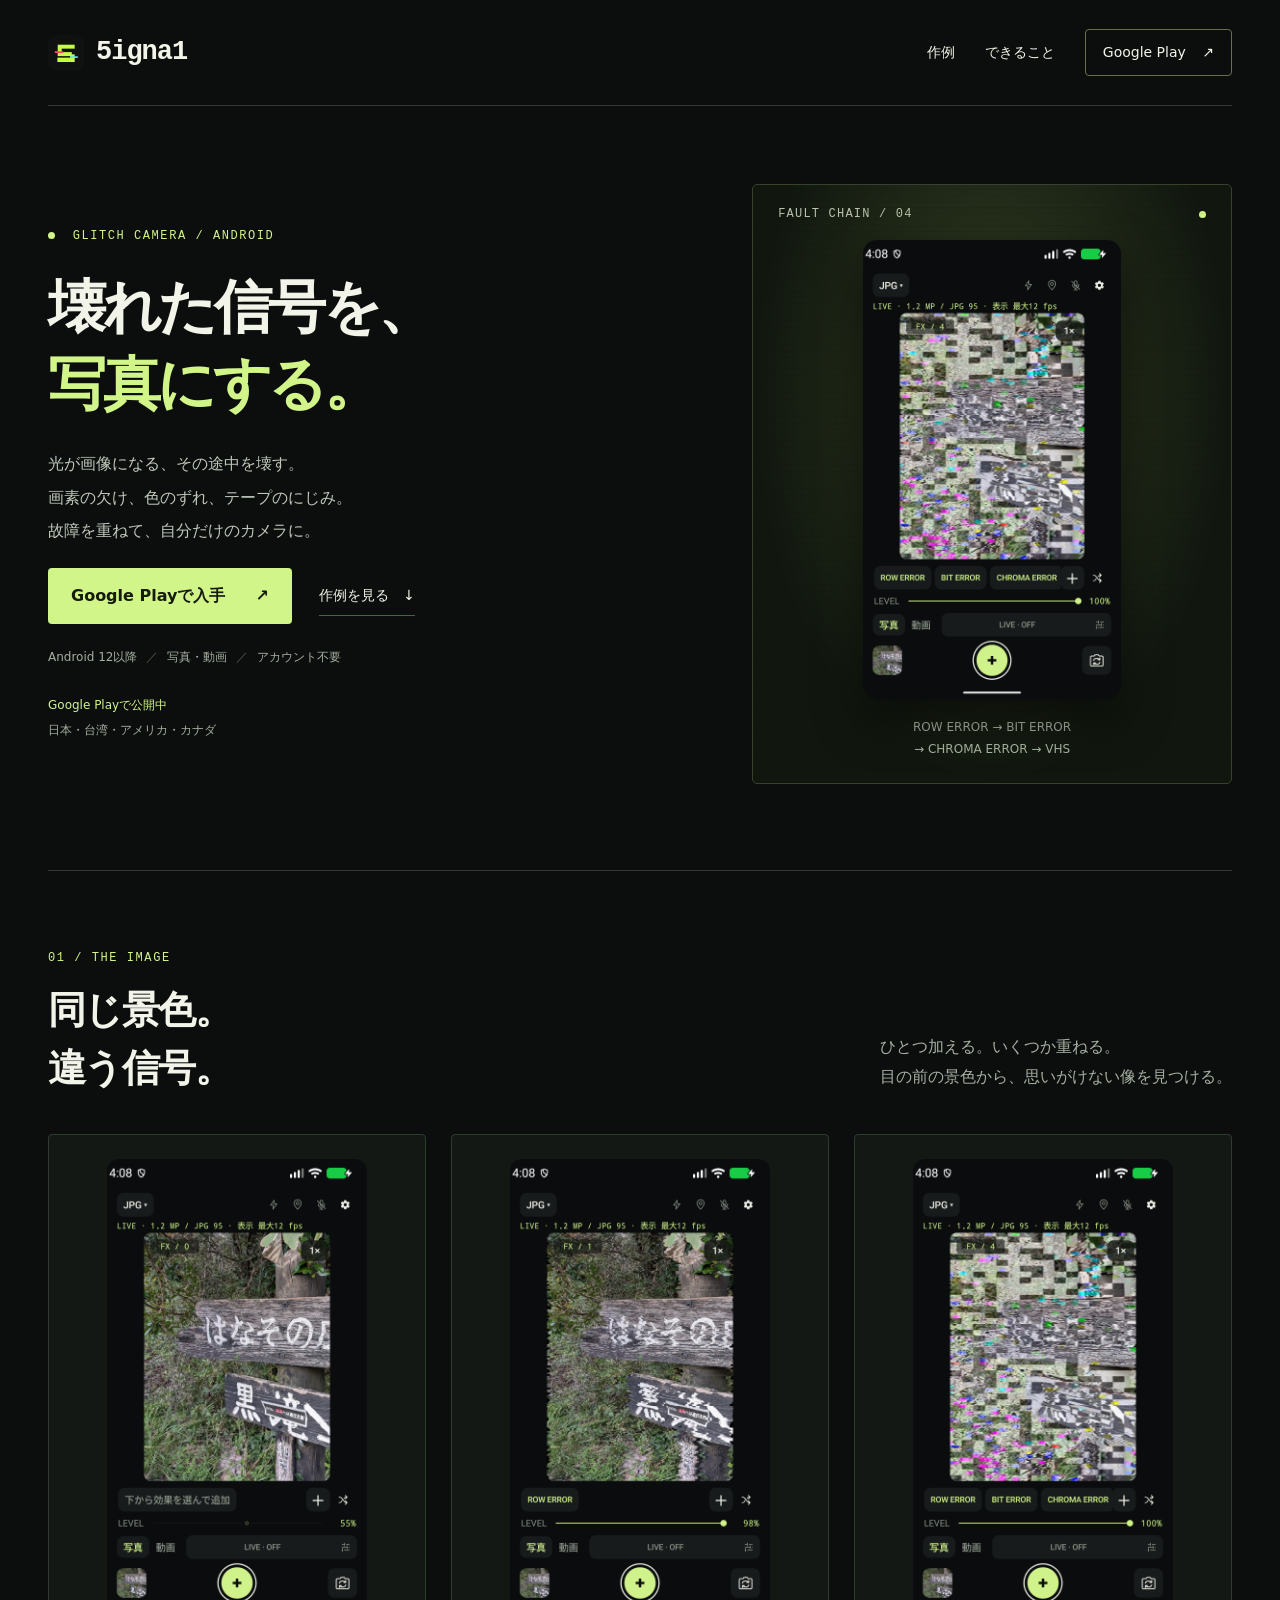
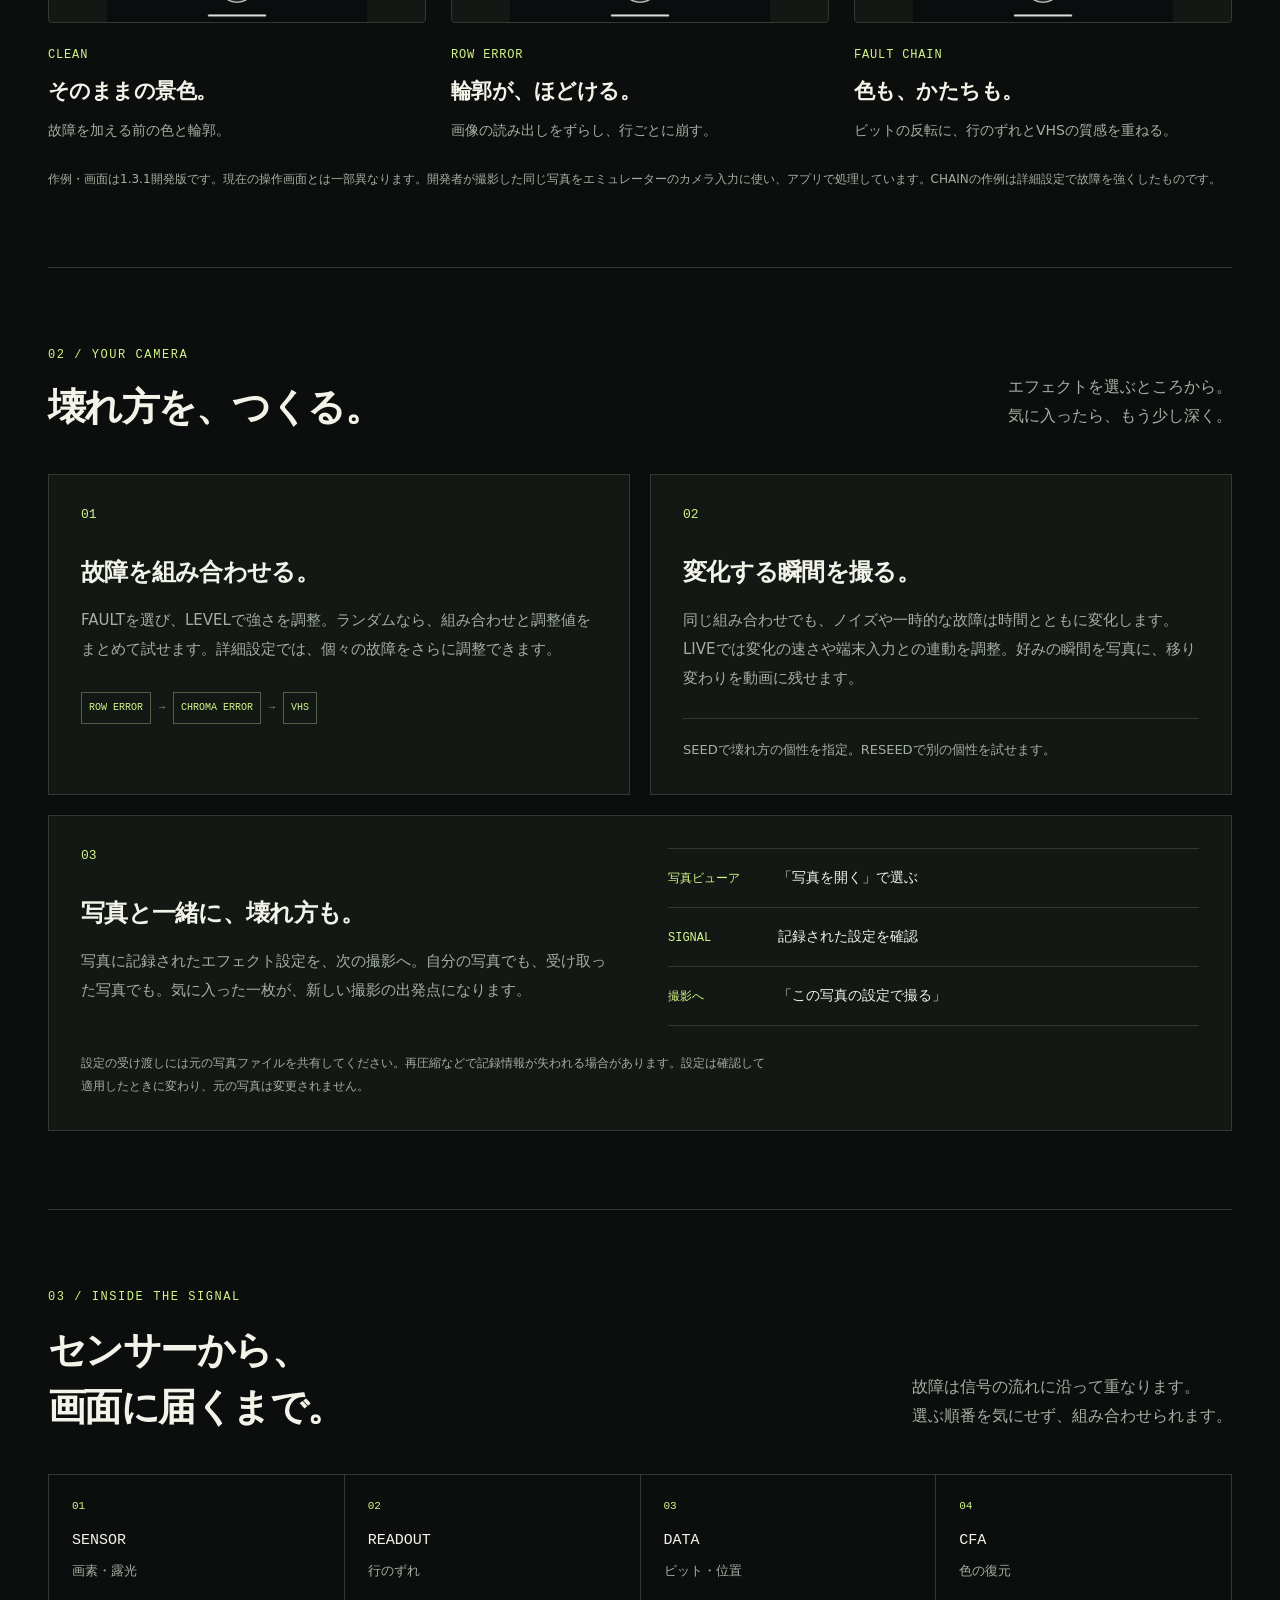
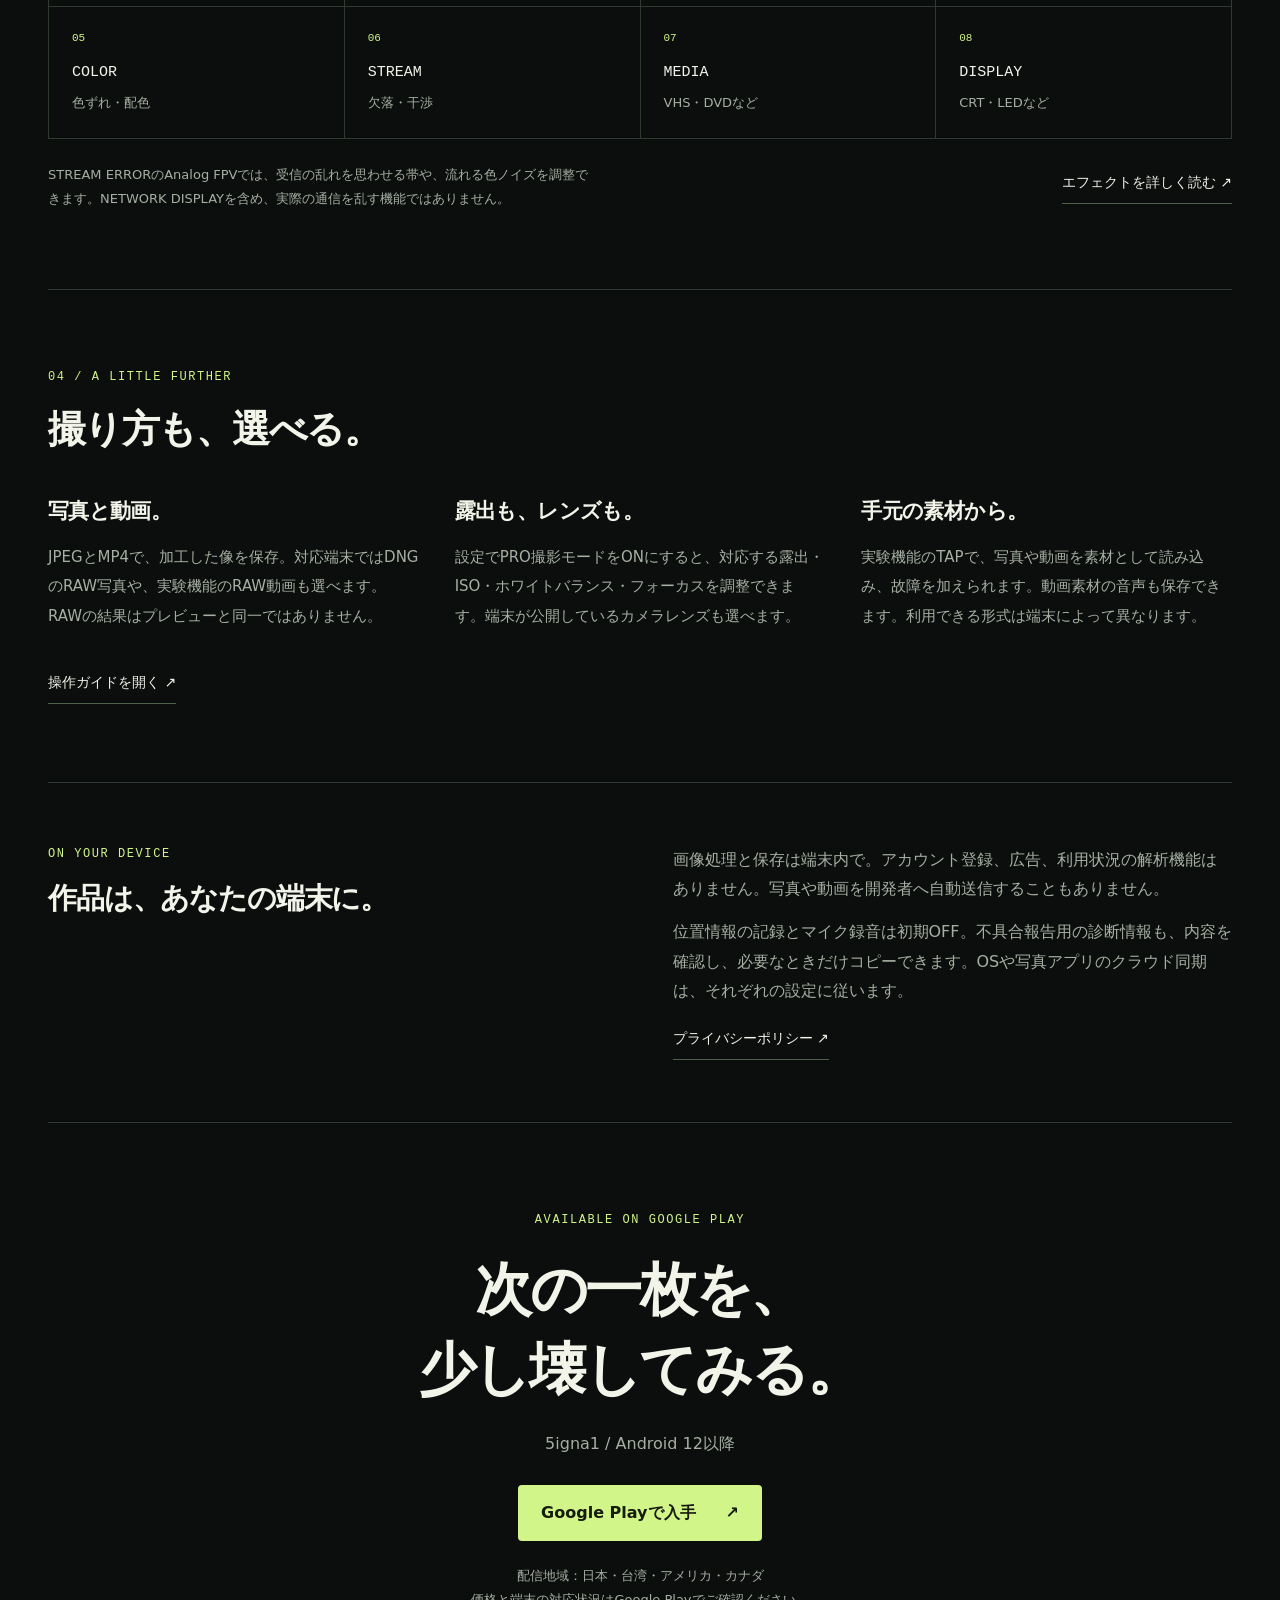
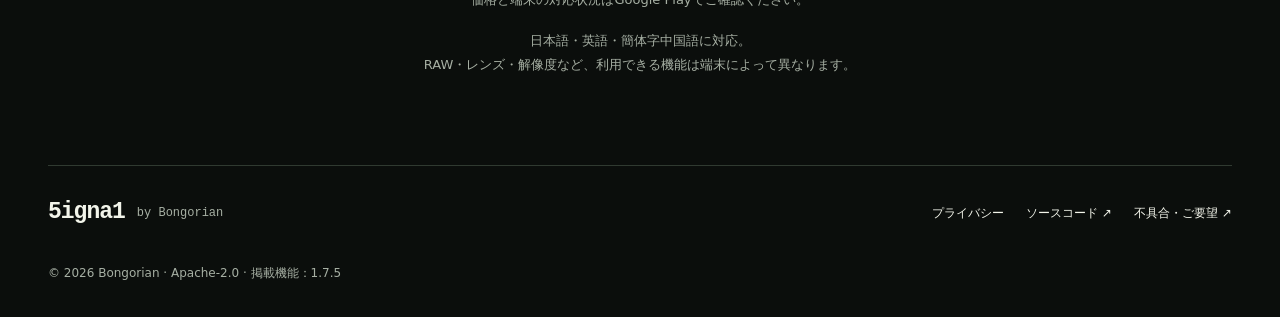
<file: index.html>
<!doctype html>
<html lang="ja">
<head>
<meta charset="utf-8">
<meta name="viewport" content="width=device-width, initial-scale=1">
<title>5igna1 — 壊れた信号を、写真にする。</title>
<meta name="description" content="光が画像になる、その途中を壊す。故障を組み合わせ、一瞬のグリッチを写真と動画に残すAndroidカメラ、5igna1。Google Playで公開中。">
<meta name="theme-color" content="#0b0e0c"><meta name="color-scheme" content="dark">
<link rel="canonical" href="https://bongorian.github.io/5igna1-release/">
<link rel="icon" href="assets/icon.png">
<meta property="og:type" content="website"><meta property="og:locale" content="ja_JP">
<meta property="og:title" content="5igna1 — 壊れた信号を、写真にする。">
<meta property="og:description" content="故障を選び、重ねて、自分だけのカメラを組み立てる。写真と動画のためのグリッチカメラ。Google Playで公開中。">
<meta property="og:url" content="https://bongorian.github.io/5igna1-release/">
<link rel="stylesheet" href="assets/site.css">
</head>
<body>
<a class="skip" href="#main">本文へ移動</a>
<header class="header wrap">
<a class="brand" href="./" aria-label="5igna1 ホーム"><img src="assets/icon.png" width="36" height="36" alt=""><span>5igna1</span></a>
<nav aria-label="メインナビゲーション"><a href="#look">作例</a><a href="#features">できること</a><a class="nav-download" href="https://play.google.com/store/apps/details?id=com.bongorian.signa1">Google Play <span aria-hidden="true">↗</span></a></nav>
</header>
<main id="main">
<section class="hero wrap" aria-labelledby="headline">
<div class="hero-copy">
<p class="eyebrow"><span class="signal-dot" aria-hidden="true"></span> GLITCH CAMERA / ANDROID</p>
<h1 id="headline">壊れた信号を、<br><span>写真にする。</span></h1>
<p class="lead">光が画像になる、その途中を壊す。<br>画素の欠け、色のずれ、テープのにじみ。<br>故障を重ねて、自分だけのカメラに。</p>
<div class="hero-actions"><a class="button primary" href="https://play.google.com/store/apps/details?id=com.bongorian.signa1">Google Playで入手 <span aria-hidden="true">↗</span></a><a class="text-link" href="#look">作例を見る <span aria-hidden="true">↓</span></a></div>
<p class="micro">Android 12以降 <span>／</span> 写真・動画 <span>／</span> アカウント不要</p>
<p class="release-label">Google Playで公開中 <span>日本・台湾・アメリカ・カナダ</span></p>
</div>
<figure class="hero-visual"><div class="capture-label"><span>FAULT CHAIN / 04</span><span class="signal-dot" aria-hidden="true"></span></div><img class="hero-screen" src="assets/03-chain.png" width="1080" height="1920" alt="ROW ERROR、BIT ERROR、CHROMA ERROR、VHSを重ね、木製の案内板の色と輪郭が崩れた5igna1の撮影画面" fetchpriority="high"><figcaption>ROW ERROR → BIT ERROR<br>→ CHROMA ERROR → VHS</figcaption></figure>
</section>
<section id="look" class="look wrap" aria-labelledby="look-title">
<div class="section-heading"><div><p class="eyebrow">01 / THE IMAGE</p><h2 id="look-title">同じ景色。<br>違う信号。</h2></div><p>ひとつ加える。いくつか重ねる。<br>目の前の景色から、思いがけない像を見つける。</p></div>
<div class="shots">
<figure><div class="shot"><img src="assets/01-camera.png" width="1080" height="1920" loading="lazy" alt="CLEANの撮影画面。草木に囲まれた木製の案内板"></div><figcaption><span class="shot-number">CLEAN</span><h3>そのままの景色。</h3><p>故障を加える前の色と輪郭。</p></figcaption></figure>
<figure><div class="shot"><img src="assets/02-row.png" width="1080" height="1920" loading="lazy" alt="ROW ERRORで案内板の文字と輪郭が横方向にずれた撮影画面"></div><figcaption><span class="shot-number">ROW ERROR</span><h3>輪郭が、ほどける。</h3><p>画像の読み出しをずらし、行ごとに崩す。</p></figcaption></figure>
<figure><div class="shot"><img src="assets/03-chain.png" width="1080" height="1920" loading="lazy" alt="4種類の故障を重ね、案内板に強い色の乱れとノイズが現れた撮影画面"></div><figcaption><span class="shot-number">FAULT CHAIN</span><h3>色も、かたちも。</h3><p>ビットの反転に、行のずれとVHSの質感を重ねる。</p></figcaption></figure>
</div>
<p class="image-note">作例・画面は1.3.1開発版です。現在の操作画面とは一部異なります。開発者が撮影した同じ写真をエミュレーターのカメラ入力に使い、アプリで処理しています。CHAINの作例は詳細設定で故障を強くしたものです。</p>
</section>
<section id="features" class="features wrap" aria-labelledby="features-title">
<div class="section-heading"><div><p class="eyebrow">02 / YOUR CAMERA</p><h2 id="features-title">壊れ方を、つくる。</h2></div><p>エフェクトを選ぶところから。<br>気に入ったら、もう少し深く。</p></div>
<div class="feature-grid">
<article class="feature"><span class="feature-index">01</span><h3>故障を組み合わせる。</h3><p>FAULTを選び、LEVELで強さを調整。ランダムなら、組み合わせと調整値をまとめて試せます。詳細設定では、個々の故障をさらに調整できます。</p><div class="chain-demo" aria-label="組み合わせの例"><span>ROW ERROR</span><b aria-hidden="true">→</b><span>CHROMA ERROR</span><b aria-hidden="true">→</b><span>VHS</span></div></article>
<article class="feature"><span class="feature-index">02</span><h3>変化する瞬間を撮る。</h3><p>同じ組み合わせでも、ノイズや一時的な故障は時間とともに変化します。LIVEでは変化の速さや端末入力との連動を調整。好みの瞬間を写真に、移り変わりを動画に残せます。</p><p class="feature-detail">SEEDで壊れ方の個性を指定。RESEEDで別の個性を試せます。</p></article>
<article class="feature feature-wide"><div><span class="feature-index">03</span><h3>写真と一緒に、壊れ方も。</h3><p>写真に記録されたエフェクト設定を、次の撮影へ。自分の写真でも、受け取った写真でも。気に入った一枚が、新しい撮影の出発点になります。</p></div><ol class="reuse-steps"><li><span>写真ビューア</span>「写真を開く」で選ぶ</li><li><span>SIGNAL</span>記録された設定を確認</li><li><span>撮影へ</span>「この写真の設定で撮る」</li></ol><p class="feature-footnote">設定の受け渡しには元の写真ファイルを共有してください。再圧縮などで記録情報が失われる場合があります。設定は確認して適用したときに変わり、元の写真は変更されません。</p></article>
</div>
</section>
<section class="signal wrap" aria-labelledby="signal-title">
<div class="section-heading"><div><p class="eyebrow">03 / INSIDE THE SIGNAL</p><h2 id="signal-title">センサーから、<br>画面に届くまで。</h2></div><p>故障は信号の流れに沿って重なります。<br>選ぶ順番を気にせず、組み合わせられます。</p></div>
<ol class="signal-path"><li><span>01</span>SENSOR<small>画素・露光</small></li><li><span>02</span>READOUT<small>行のずれ</small></li><li><span>03</span>DATA<small>ビット・位置</small></li><li><span>04</span>CFA<small>色の復元</small></li><li><span>05</span>COLOR<small>色ずれ・配色</small></li><li><span>06</span>STREAM<small>欠落・干渉</small></li><li><span>07</span>MEDIA<small>VHS・DVDなど</small></li><li><span>08</span>DISPLAY<small>CRT・LEDなど</small></li></ol>
<div class="signal-bottom"><p>STREAM ERRORのAnalog FPVでは、受信の乱れを思わせる帯や、流れる色ノイズを調整できます。NETWORK DISPLAYを含め、実際の通信を乱す機能ではありません。</p><a class="text-link" href="https://github.com/Bongorian/5igna1-release/blob/v1.7.5/docs/EFFECTS.ja.md">エフェクトを詳しく読む ↗</a></div>
</section>
<section class="more wrap" aria-labelledby="more-title"><div class="section-heading"><div><p class="eyebrow">04 / A LITTLE FURTHER</p><h2 id="more-title">撮り方も、選べる。</h2></div></div><div class="principles"><article><h3>写真と動画。</h3><p>JPEGとMP4で、加工した像を保存。対応端末ではDNGのRAW写真や、実験機能のRAW動画も選べます。RAWの結果はプレビューと同一ではありません。</p></article><article><h3>露出も、レンズも。</h3><p>設定でPRO撮影モードをONにすると、対応する露出・ISO・ホワイトバランス・フォーカスを調整できます。端末が公開しているカメラレンズも選べます。</p></article><article><h3>手元の素材から。</h3><p>実験機能のTAPで、写真や動画を素材として読み込み、故障を加えられます。動画素材の音声も保存できます。利用できる形式は端末によって異なります。</p></article></div><a class="text-link guide-link" href="https://github.com/Bongorian/5igna1-release/blob/v1.7.5/docs/README.ja.md">操作ガイドを開く ↗</a></section>
<section class="private wrap" aria-labelledby="private-title"><div><p class="eyebrow">ON YOUR DEVICE</p><h2 id="private-title">作品は、あなたの端末に。</h2></div><div><p>画像処理と保存は端末内で。アカウント登録、広告、利用状況の解析機能はありません。写真や動画を開発者へ自動送信することもありません。</p><p>位置情報の記録とマイク録音は初期OFF。不具合報告用の診断情報も、内容を確認し、必要なときだけコピーできます。OSや写真アプリのクラウド同期は、それぞれの設定に従います。</p><a class="text-link" href="privacy/">プライバシーポリシー ↗</a></div></section>
<section id="download" class="download wrap" aria-labelledby="download-title"><p class="eyebrow">AVAILABLE ON GOOGLE PLAY</p><h2 id="download-title">次の一枚を、<br>少し壊してみる。</h2><p>5igna1 / Android 12以降</p><a class="button primary" href="https://play.google.com/store/apps/details?id=com.bongorian.signa1">Google Playで入手 <span aria-hidden="true">↗</span></a><p class="download-help">配信地域：日本・台湾・アメリカ・カナダ<br>価格と端末の対応状況はGoogle Playでご確認ください。</p><p class="distribution-note">日本語・英語・簡体字中国語に対応。<br>RAW・レンズ・解像度など、利用できる機能は端末によって異なります。</p></section>
</main>
<footer class="footer wrap"><a class="brand" href="./">5igna1<span class="by">by Bongorian</span></a><nav aria-label="フッターナビゲーション"><a href="privacy/">プライバシー</a><a href="https://github.com/Bongorian/5igna1-release">ソースコード ↗</a><a href="https://github.com/Bongorian/5igna1-release/issues">不具合・ご要望 ↗</a></nav><p>© 2026 Bongorian · Apache-2.0 · 掲載機能：1.7.5</p></footer>
</body>
</html>
</file>
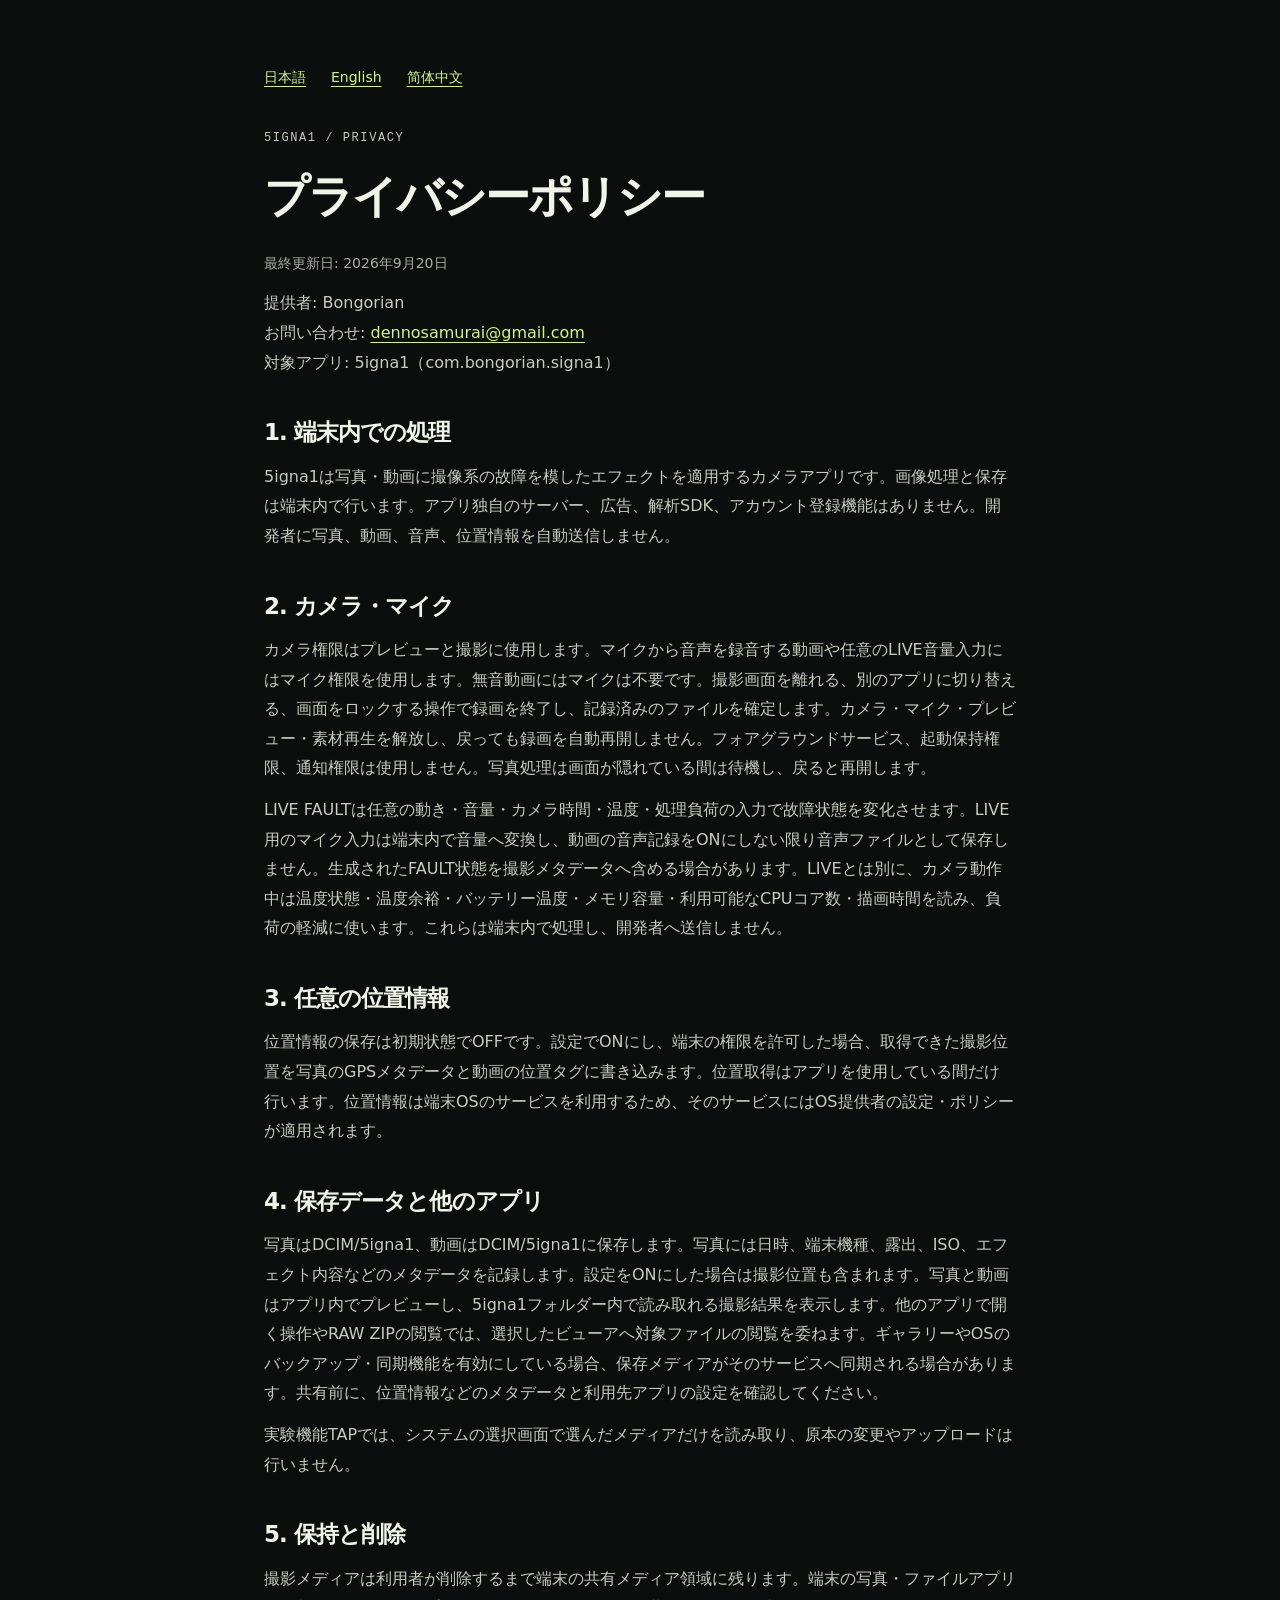
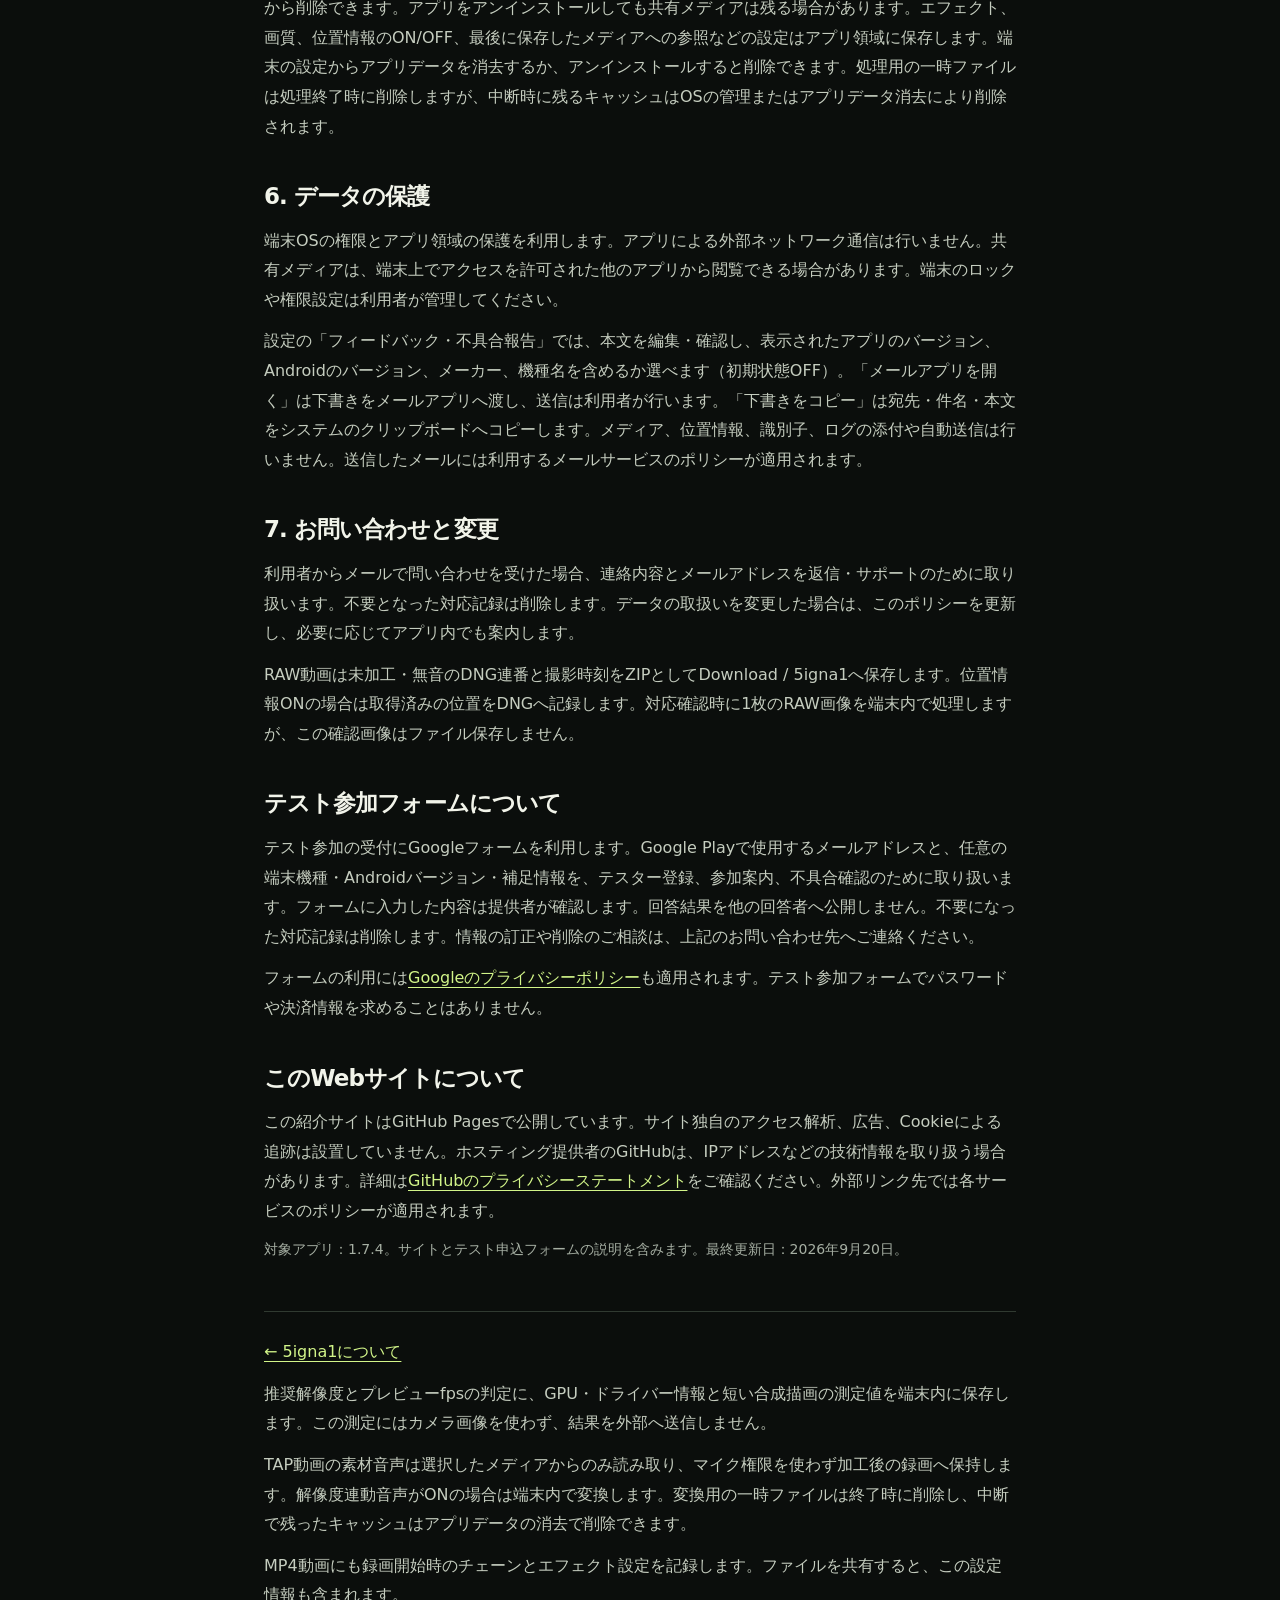
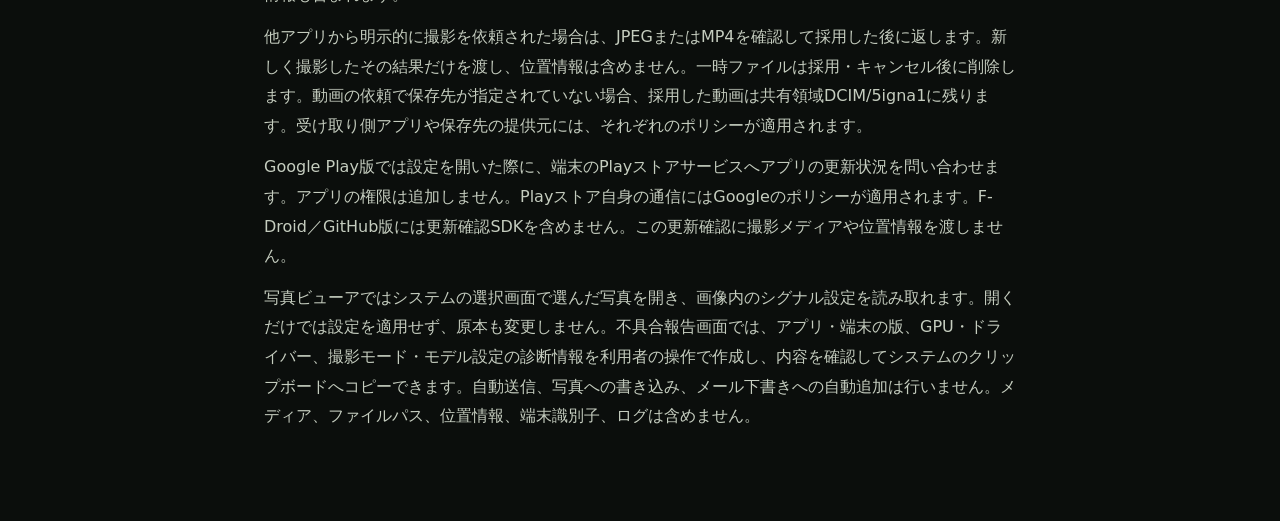
<file: privacy/index.html>
<!doctype html>
<html lang="ja"><head><meta charset="utf-8"><meta name="viewport" content="width=device-width, initial-scale=1"><meta name="color-scheme" content="dark"><meta name="theme-color" content="#0b0e0c"><title>5igna1 — プライバシーポリシー</title><link rel="stylesheet" href="../assets/site.css"><link rel="icon" href="../assets/icon.png"><link rel="canonical" href="https://bongorian.github.io/5igna1-release/privacy/"></head><body><main class="policy"><nav aria-label="Language"><a href="./" lang="ja">日本語</a><a href="en.html" lang="en">English</a><a href="zh.html" lang="zh">简体中文</a></nav><p class="eyebrow" style="margin-top:38px">5IGNA1 / PRIVACY</p><h1>プライバシーポリシー</h1><p class="meta">最終更新日: 2026年9月20日</p><p>提供者: Bongorian<br>お問い合わせ: <a href="mailto:dennosamurai@gmail.com">dennosamurai@gmail.com</a><br>対象アプリ: 5igna1（com.bongorian.signa1）</p><h2>1. 端末内での処理</h2><p>5igna1は写真・動画に撮像系の故障を模したエフェクトを適用するカメラアプリです。画像処理と保存は端末内で行います。アプリ独自のサーバー、広告、解析SDK、アカウント登録機能はありません。開発者に写真、動画、音声、位置情報を自動送信しません。</p><h2>2. カメラ・マイク</h2><p>カメラ権限はプレビューと撮影に使用します。マイクから音声を録音する動画や任意のLIVE音量入力にはマイク権限を使用します。無音動画にはマイクは不要です。撮影画面を離れる、別のアプリに切り替える、画面をロックする操作で録画を終了し、記録済みのファイルを確定します。カメラ・マイク・プレビュー・素材再生を解放し、戻っても録画を自動再開しません。フォアグラウンドサービス、起動保持権限、通知権限は使用しません。写真処理は画面が隠れている間は待機し、戻ると再開します。</p><p>LIVE FAULTは任意の動き・音量・カメラ時間・温度・処理負荷の入力で故障状態を変化させます。LIVE用のマイク入力は端末内で音量へ変換し、動画の音声記録をONにしない限り音声ファイルとして保存しません。生成されたFAULT状態を撮影メタデータへ含める場合があります。LIVEとは別に、カメラ動作中は温度状態・温度余裕・バッテリー温度・メモリ容量・利用可能なCPUコア数・描画時間を読み、負荷の軽減に使います。これらは端末内で処理し、開発者へ送信しません。</p><h2>3. 任意の位置情報</h2><p>位置情報の保存は初期状態でOFFです。設定でONにし、端末の権限を許可した場合、取得できた撮影位置を写真のGPSメタデータと動画の位置タグに書き込みます。位置取得はアプリを使用している間だけ行います。位置情報は端末OSのサービスを利用するため、そのサービスにはOS提供者の設定・ポリシーが適用されます。</p><h2>4. 保存データと他のアプリ</h2><p>写真はDCIM/5igna1、動画はDCIM/5igna1に保存します。写真には日時、端末機種、露出、ISO、エフェクト内容などのメタデータを記録します。設定をONにした場合は撮影位置も含まれます。写真と動画はアプリ内でプレビューし、5igna1フォルダー内で読み取れる撮影結果を表示します。他のアプリで開く操作やRAW ZIPの閲覧では、選択したビューアへ対象ファイルの閲覧を委ねます。ギャラリーやOSのバックアップ・同期機能を有効にしている場合、保存メディアがそのサービスへ同期される場合があります。共有前に、位置情報などのメタデータと利用先アプリの設定を確認してください。</p><p>実験機能TAPでは、システムの選択画面で選んだメディアだけを読み取り、原本の変更やアップロードは行いません。</p><h2>5. 保持と削除</h2><p>撮影メディアは利用者が削除するまで端末の共有メディア領域に残ります。端末の写真・ファイルアプリから削除できます。アプリをアンインストールしても共有メディアは残る場合があります。エフェクト、画質、位置情報のON/OFF、最後に保存したメディアへの参照などの設定はアプリ領域に保存します。端末の設定からアプリデータを消去するか、アンインストールすると削除できます。処理用の一時ファイルは処理終了時に削除しますが、中断時に残るキャッシュはOSの管理またはアプリデータ消去により削除されます。</p><h2>6. データの保護</h2><p>端末OSの権限とアプリ領域の保護を利用します。アプリによる外部ネットワーク通信は行いません。共有メディアは、端末上でアクセスを許可された他のアプリから閲覧できる場合があります。端末のロックや権限設定は利用者が管理してください。</p><p>設定の「フィードバック・不具合報告」では、本文を編集・確認し、表示されたアプリのバージョン、Androidのバージョン、メーカー、機種名を含めるか選べます（初期状態OFF）。「メールアプリを開く」は下書きをメールアプリへ渡し、送信は利用者が行います。「下書きをコピー」は宛先・件名・本文をシステムのクリップボードへコピーします。メディア、位置情報、識別子、ログの添付や自動送信は行いません。送信したメールには利用するメールサービスのポリシーが適用されます。</p><h2>7. お問い合わせと変更</h2><p>利用者からメールで問い合わせを受けた場合、連絡内容とメールアドレスを返信・サポートのために取り扱います。不要となった対応記録は削除します。データの取扱いを変更した場合は、このポリシーを更新し、必要に応じてアプリ内でも案内します。</p><p>RAW動画は未加工・無音のDNG連番と撮影時刻をZIPとしてDownload / 5igna1へ保存します。位置情報ONの場合は取得済みの位置をDNGへ記録します。対応確認時に1枚のRAW画像を端末内で処理しますが、この確認画像はファイル保存しません。</p><h2>テスト参加フォームについて</h2><p>テスト参加の受付にGoogleフォームを利用します。Google Playで使用するメールアドレスと、任意の端末機種・Androidバージョン・補足情報を、テスター登録、参加案内、不具合確認のために取り扱います。フォームに入力した内容は提供者が確認します。回答結果を他の回答者へ公開しません。不要になった対応記録は削除します。情報の訂正や削除のご相談は、上記のお問い合わせ先へご連絡ください。</p><p>フォームの利用には<a href="https://policies.google.com/privacy?hl=ja">Googleのプライバシーポリシー</a>も適用されます。テスト参加フォームでパスワードや決済情報を求めることはありません。</p><h2>このWebサイトについて</h2><p>この紹介サイトはGitHub Pagesで公開しています。サイト独自のアクセス解析、広告、Cookieによる追跡は設置していません。ホスティング提供者のGitHubは、IPアドレスなどの技術情報を取り扱う場合があります。詳細は<a href="https://docs.github.com/en/site-policy/privacy-policies/github-general-privacy-statement">GitHubのプライバシーステートメント</a>をご確認ください。外部リンク先では各サービスのポリシーが適用されます。</p><p class="meta">対象アプリ：1.7.4。サイトとテスト申込フォームの説明を含みます。最終更新日：2026年9月20日。</p><p class="policy-back"><a href="../">← 5igna1について</a></p><p>推奨解像度とプレビューfpsの判定に、GPU・ドライバー情報と短い合成描画の測定値を端末内に保存します。この測定にはカメラ画像を使わず、結果を外部へ送信しません。</p><p>TAP動画の素材音声は選択したメディアからのみ読み取り、マイク権限を使わず加工後の録画へ保持します。解像度連動音声がONの場合は端末内で変換します。変換用の一時ファイルは終了時に削除し、中断で残ったキャッシュはアプリデータの消去で削除できます。</p><p>MP4動画にも録画開始時のチェーンとエフェクト設定を記録します。ファイルを共有すると、この設定情報も含まれます。</p><p>他アプリから明示的に撮影を依頼された場合は、JPEGまたはMP4を確認して採用した後に返します。新しく撮影したその結果だけを渡し、位置情報は含めません。一時ファイルは採用・キャンセル後に削除します。動画の依頼で保存先が指定されていない場合、採用した動画は共有領域DCIM/5igna1に残ります。受け取り側アプリや保存先の提供元には、それぞれのポリシーが適用されます。</p><p>Google Play版では設定を開いた際に、端末のPlayストアサービスへアプリの更新状況を問い合わせます。アプリの権限は追加しません。Playストア自身の通信にはGoogleのポリシーが適用されます。F-Droid／GitHub版には更新確認SDKを含めません。この更新確認に撮影メディアや位置情報を渡しません。</p><p>写真ビューアではシステムの選択画面で選んだ写真を開き、画像内のシグナル設定を読み取れます。開くだけでは設定を適用せず、原本も変更しません。不具合報告画面では、アプリ・端末の版、GPU・ドライバー、撮影モード・モデル設定の診断情報を利用者の操作で作成し、内容を確認してシステムのクリップボードへコピーできます。自動送信、写真への書き込み、メール下書きへの自動追加は行いません。メディア、ファイルパス、位置情報、端末識別子、ログは含めません。</p></main></body></html>
</file>
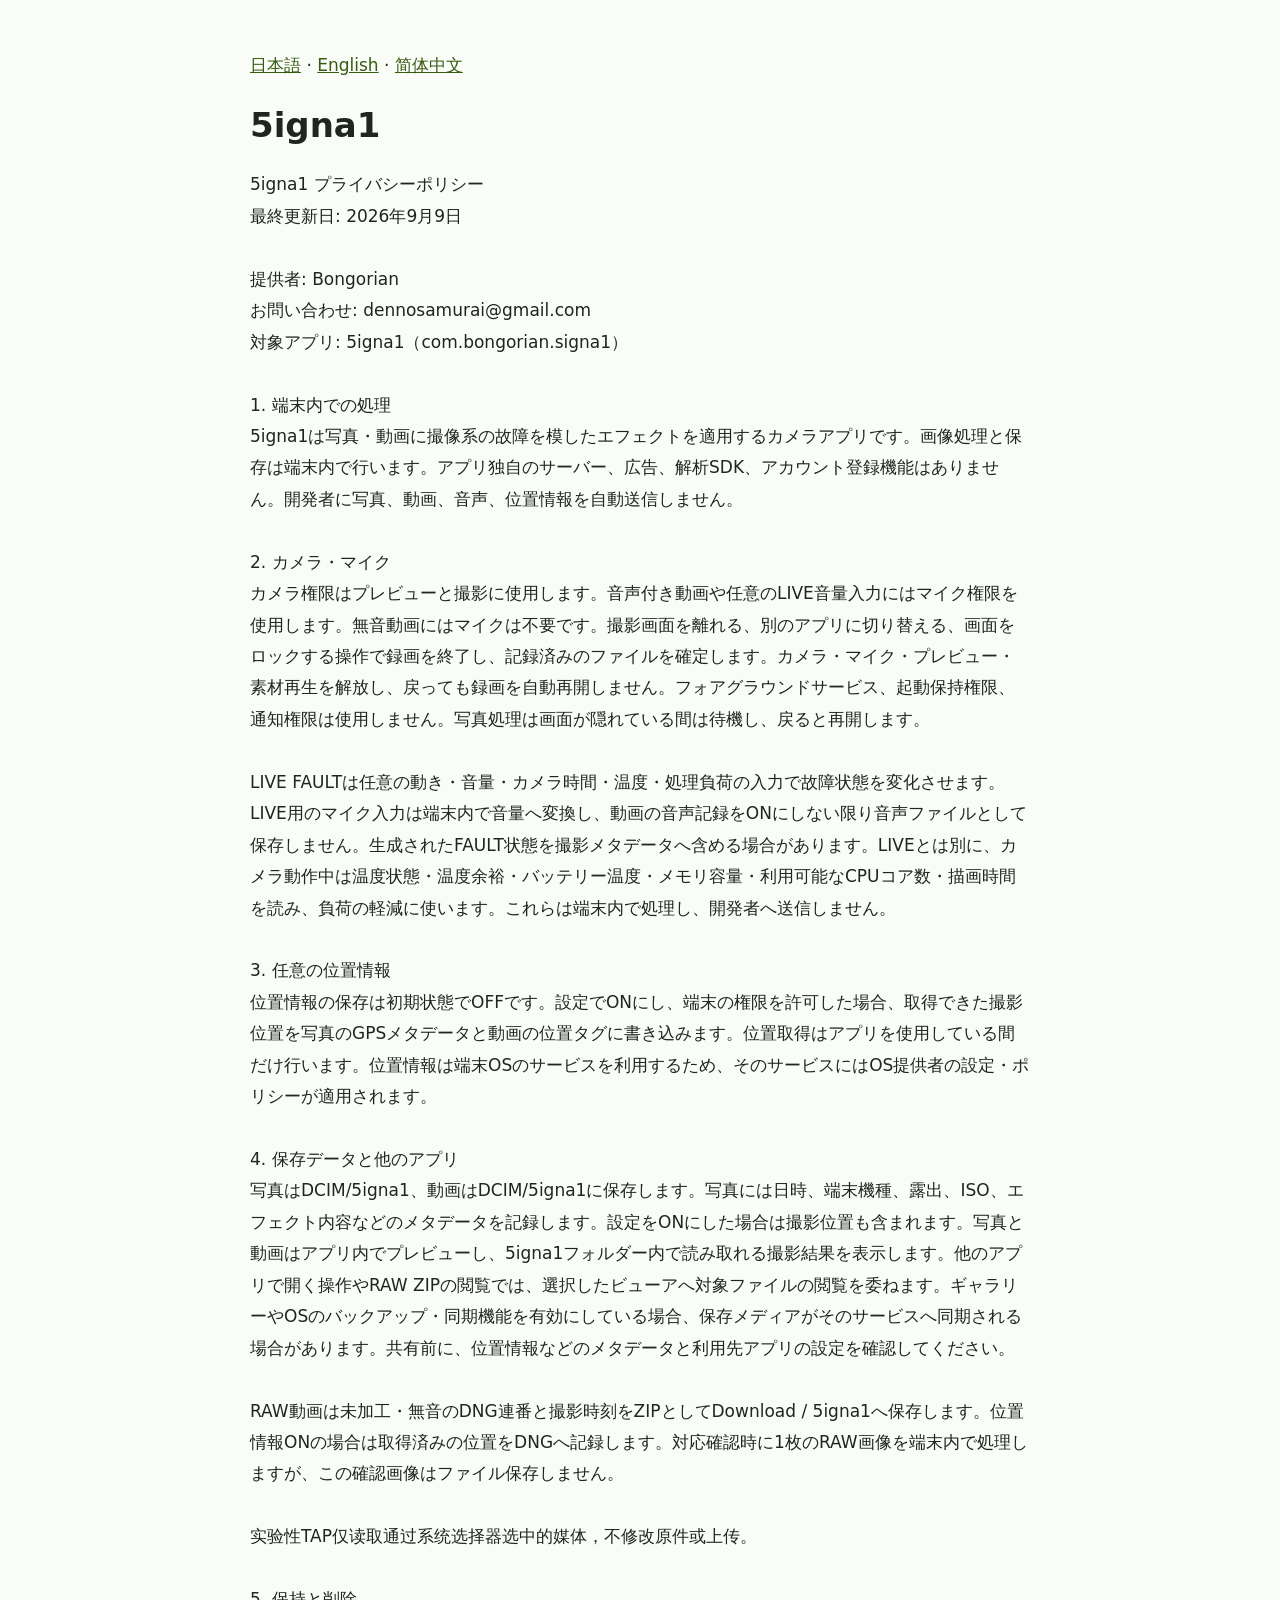
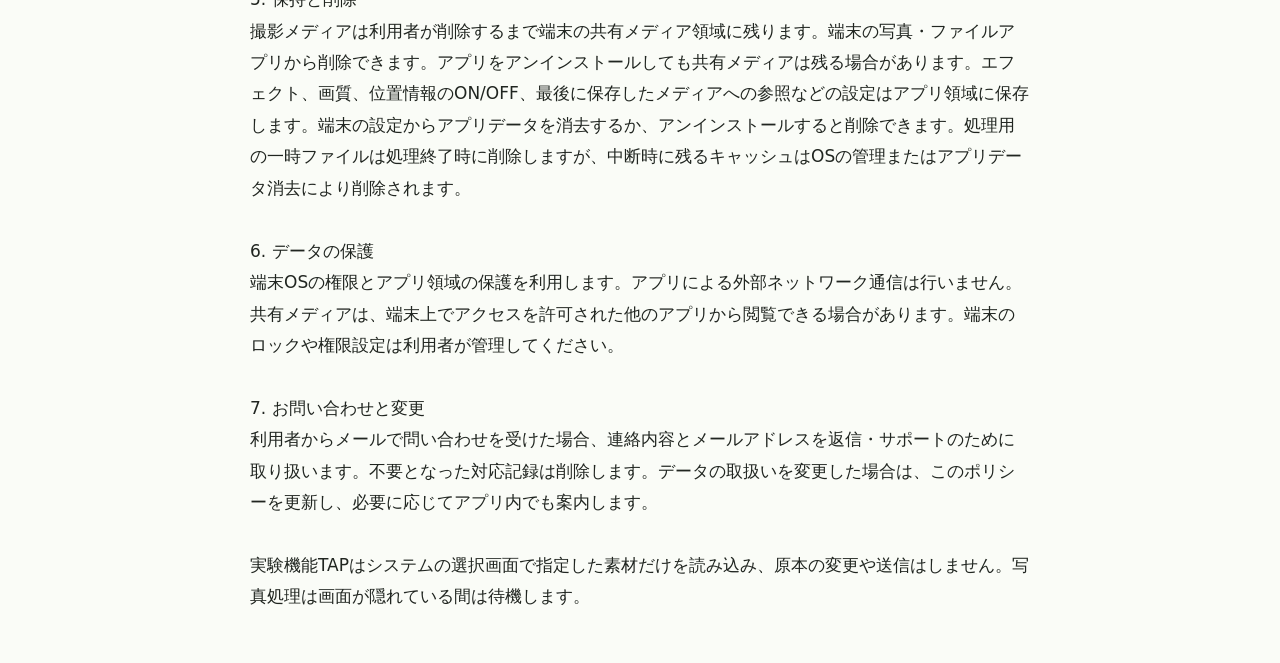
<file: store/google-play/privacy/index.html>
<!doctype html><html lang="ja"><meta charset="utf-8"><meta name="viewport" content="width=device-width,initial-scale=1"><title>5igna1 プライバシーポリシー</title><style>body{max-width:780px;margin:50px auto;padding:0 24px;font:17px/1.85 system-ui,sans-serif;color:#202520;background:#fafcf7}h1{line-height:1.25}pre{white-space:pre-wrap;font:inherit}a{color:#365b12}</style><main><nav><a href="index.html">日本語</a> · <a href="en.html">English</a> · <a href="zh.html">简体中文</a></nav><h1>5igna1</h1><pre>5igna1 プライバシーポリシー
最終更新日: 2026年9月9日

提供者: Bongorian
お問い合わせ: dennosamurai@gmail.com
対象アプリ: 5igna1（com.bongorian.signa1）

1. 端末内での処理
5igna1は写真・動画に撮像系の故障を模したエフェクトを適用するカメラアプリです。画像処理と保存は端末内で行います。アプリ独自のサーバー、広告、解析SDK、アカウント登録機能はありません。開発者に写真、動画、音声、位置情報を自動送信しません。

2. カメラ・マイク
カメラ権限はプレビューと撮影に使用します。音声付き動画や任意のLIVE音量入力にはマイク権限を使用します。無音動画にはマイクは不要です。撮影画面を離れる、別のアプリに切り替える、画面をロックする操作で録画を終了し、記録済みのファイルを確定します。カメラ・マイク・プレビュー・素材再生を解放し、戻っても録画を自動再開しません。フォアグラウンドサービス、起動保持権限、通知権限は使用しません。写真処理は画面が隠れている間は待機し、戻ると再開します。

LIVE FAULTは任意の動き・音量・カメラ時間・温度・処理負荷の入力で故障状態を変化させます。LIVE用のマイク入力は端末内で音量へ変換し、動画の音声記録をONにしない限り音声ファイルとして保存しません。生成されたFAULT状態を撮影メタデータへ含める場合があります。LIVEとは別に、カメラ動作中は温度状態・温度余裕・バッテリー温度・メモリ容量・利用可能なCPUコア数・描画時間を読み、負荷の軽減に使います。これらは端末内で処理し、開発者へ送信しません。

3. 任意の位置情報
位置情報の保存は初期状態でOFFです。設定でONにし、端末の権限を許可した場合、取得できた撮影位置を写真のGPSメタデータと動画の位置タグに書き込みます。位置取得はアプリを使用している間だけ行います。位置情報は端末OSのサービスを利用するため、そのサービスにはOS提供者の設定・ポリシーが適用されます。

4. 保存データと他のアプリ
写真はDCIM/5igna1、動画はDCIM/5igna1に保存します。写真には日時、端末機種、露出、ISO、エフェクト内容などのメタデータを記録します。設定をONにした場合は撮影位置も含まれます。写真と動画はアプリ内でプレビューし、5igna1フォルダー内で読み取れる撮影結果を表示します。他のアプリで開く操作やRAW ZIPの閲覧では、選択したビューアへ対象ファイルの閲覧を委ねます。ギャラリーやOSのバックアップ・同期機能を有効にしている場合、保存メディアがそのサービスへ同期される場合があります。共有前に、位置情報などのメタデータと利用先アプリの設定を確認してください。

RAW動画は未加工・無音のDNG連番と撮影時刻をZIPとしてDownload / 5igna1へ保存します。位置情報ONの場合は取得済みの位置をDNGへ記録します。対応確認時に1枚のRAW画像を端末内で処理しますが、この確認画像はファイル保存しません。

实验性TAP仅读取通过系统选择器选中的媒体，不修改原件或上传。

5. 保持と削除
撮影メディアは利用者が削除するまで端末の共有メディア領域に残ります。端末の写真・ファイルアプリから削除できます。アプリをアンインストールしても共有メディアは残る場合があります。エフェクト、画質、位置情報のON/OFF、最後に保存したメディアへの参照などの設定はアプリ領域に保存します。端末の設定からアプリデータを消去するか、アンインストールすると削除できます。処理用の一時ファイルは処理終了時に削除しますが、中断時に残るキャッシュはOSの管理またはアプリデータ消去により削除されます。

6. データの保護
端末OSの権限とアプリ領域の保護を利用します。アプリによる外部ネットワーク通信は行いません。共有メディアは、端末上でアクセスを許可された他のアプリから閲覧できる場合があります。端末のロックや権限設定は利用者が管理してください。

7. お問い合わせと変更
利用者からメールで問い合わせを受けた場合、連絡内容とメールアドレスを返信・サポートのために取り扱います。不要となった対応記録は削除します。データの取扱いを変更した場合は、このポリシーを更新し、必要に応じてアプリ内でも案内します。

実験機能TAPはシステムの選択画面で指定した素材だけを読み込み、原本の変更や送信はしません。写真処理は画面が隠れている間は待機します。
</pre></main></html>
</file>
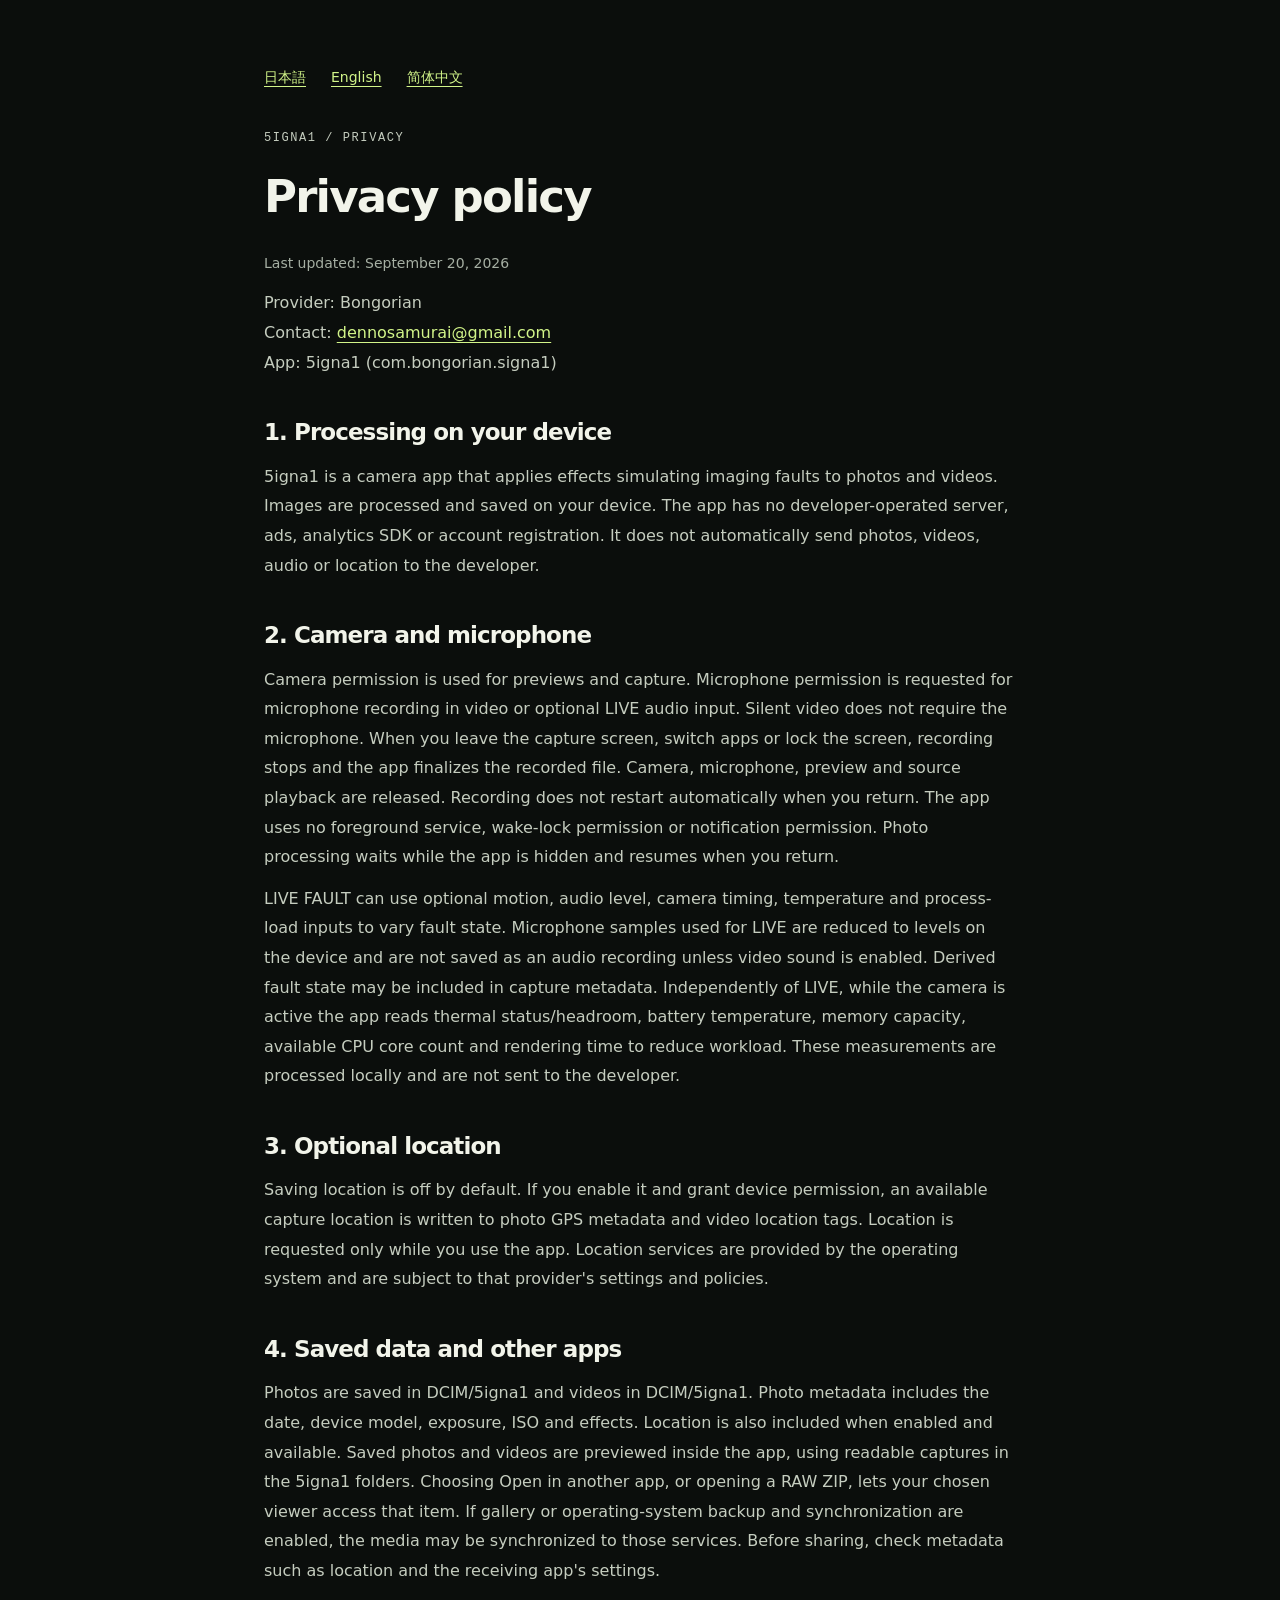
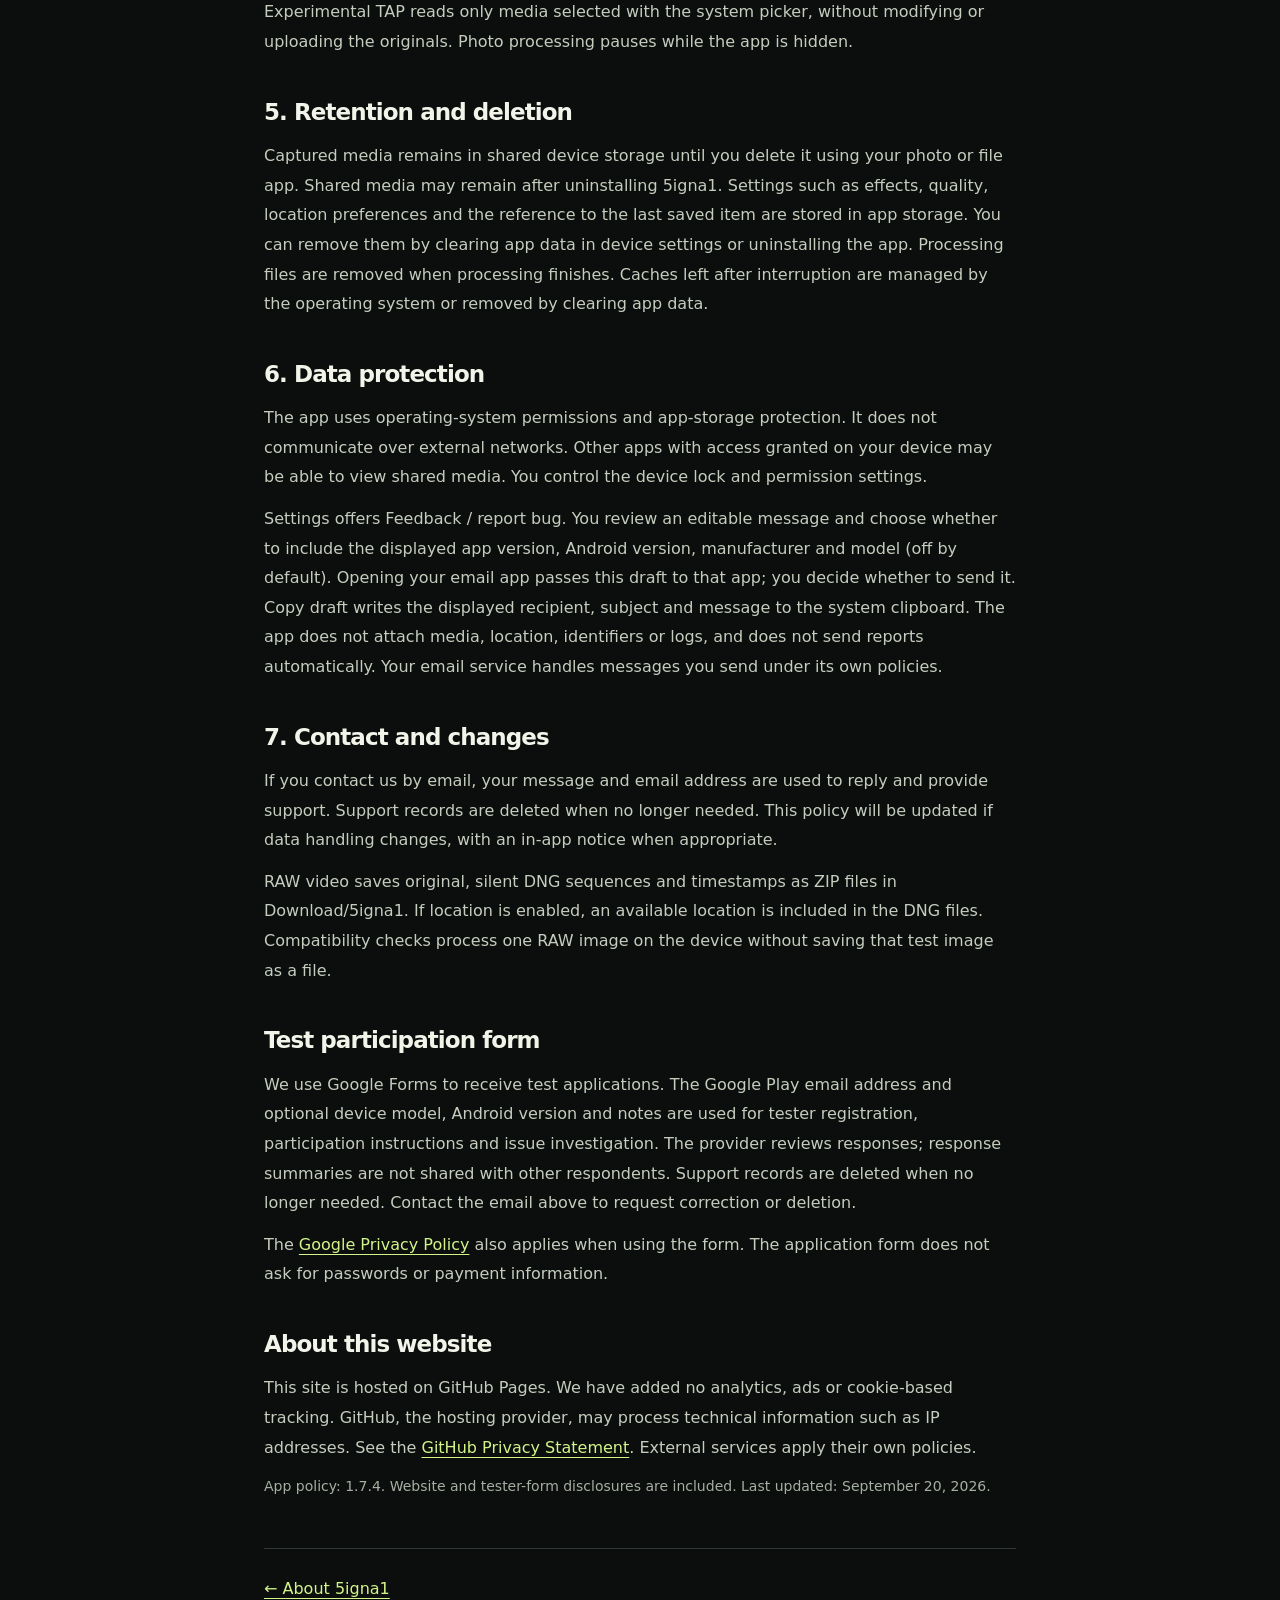
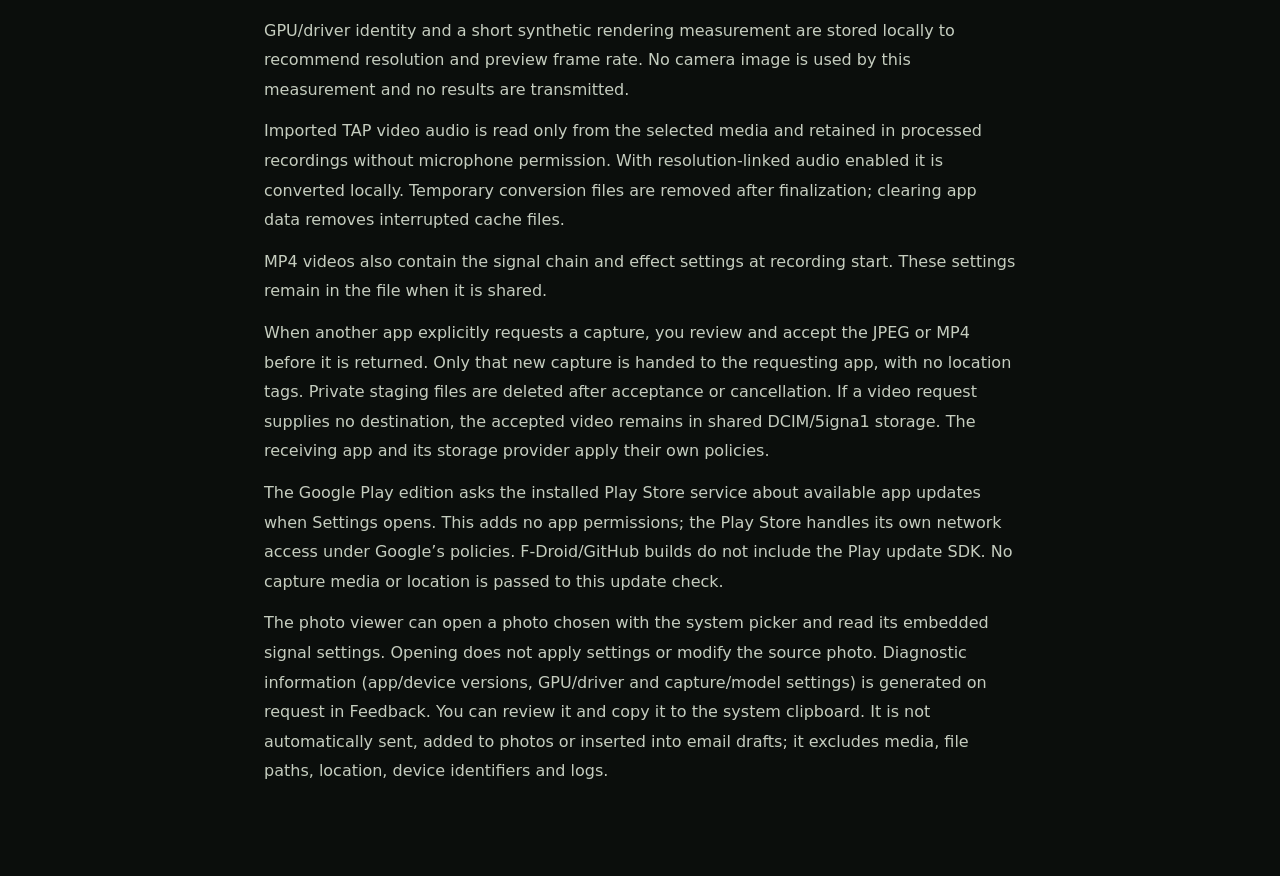
<file: en.html>
<!doctype html>
<html lang="en"><head><meta charset="utf-8"><meta name="viewport" content="width=device-width, initial-scale=1"><meta http-equiv="refresh" content="0;url=privacy/en.html"><link rel="canonical" href="https://bongorian.github.io/5igna1-release/privacy/en.html"><title>5igna1 — Privacy</title></head><body><p><a href="privacy/en.html">Continue to the current privacy policy</a></p></body></html>
</file>
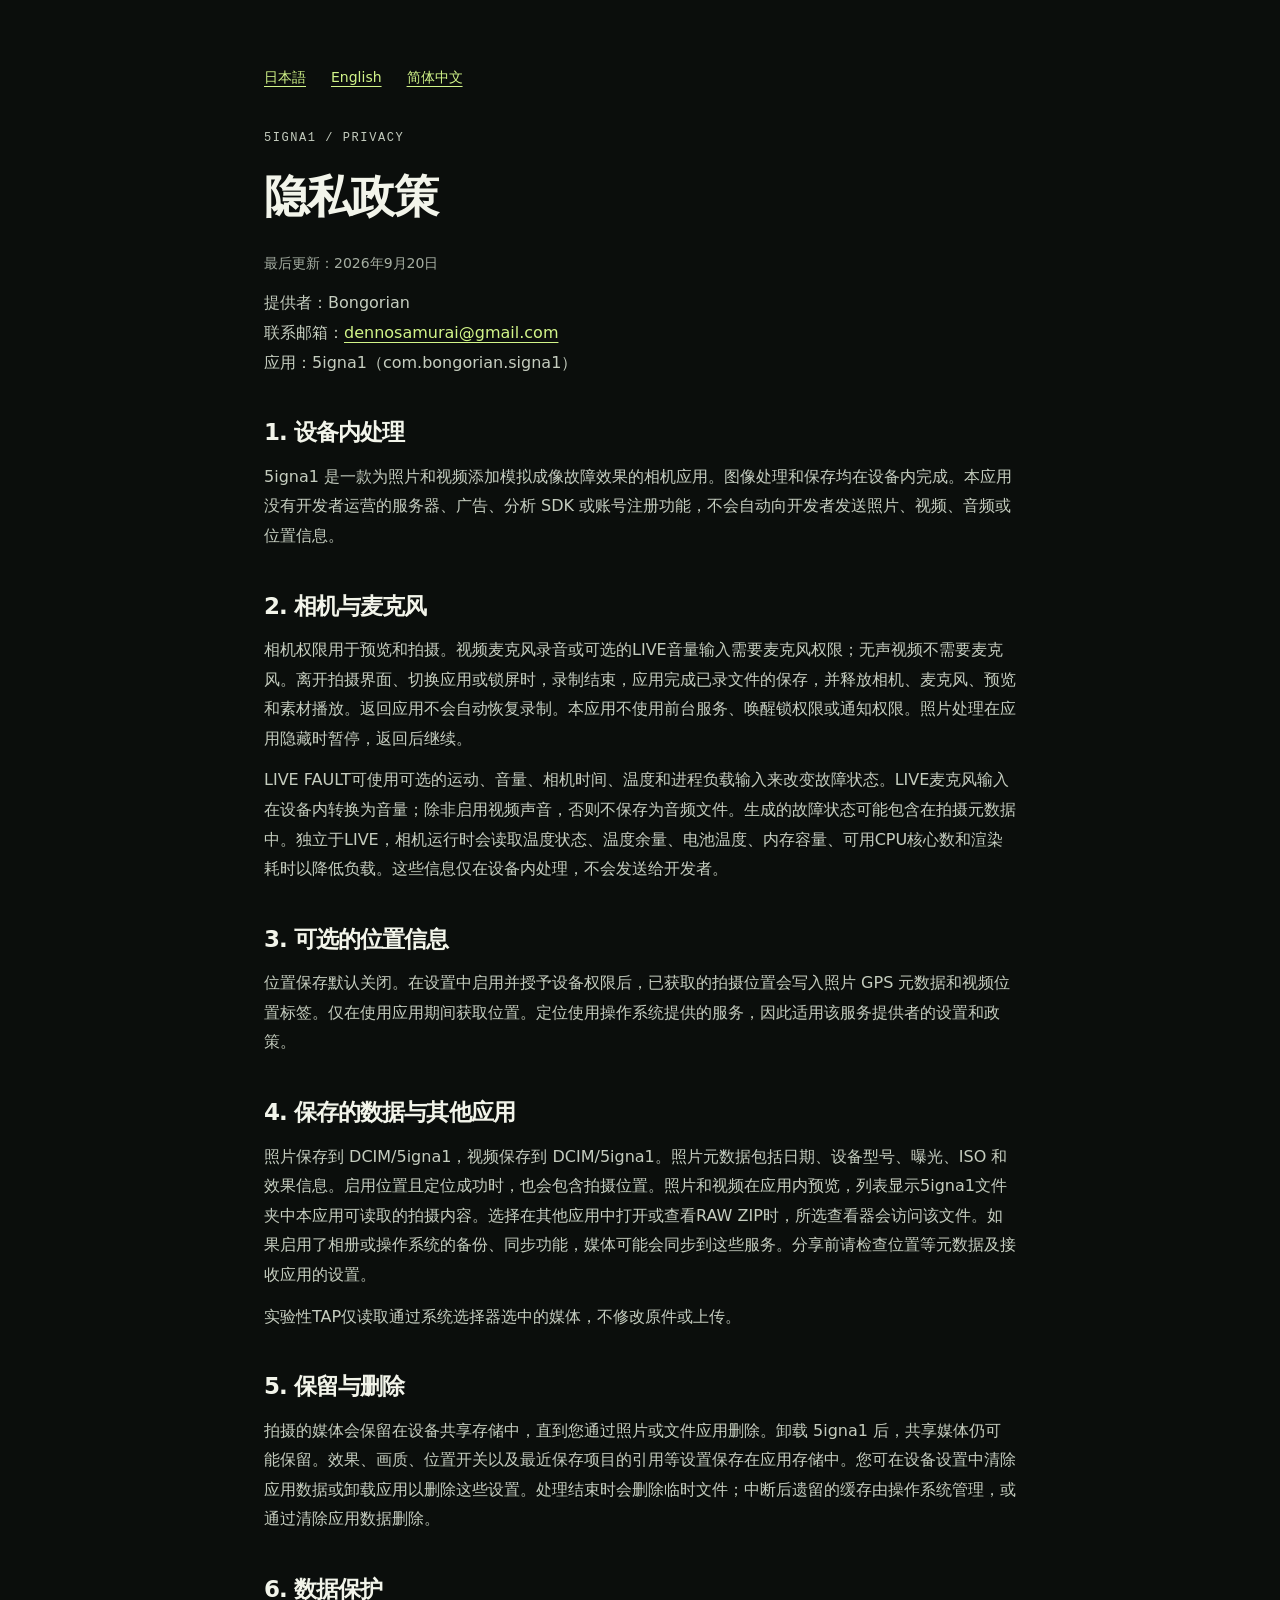
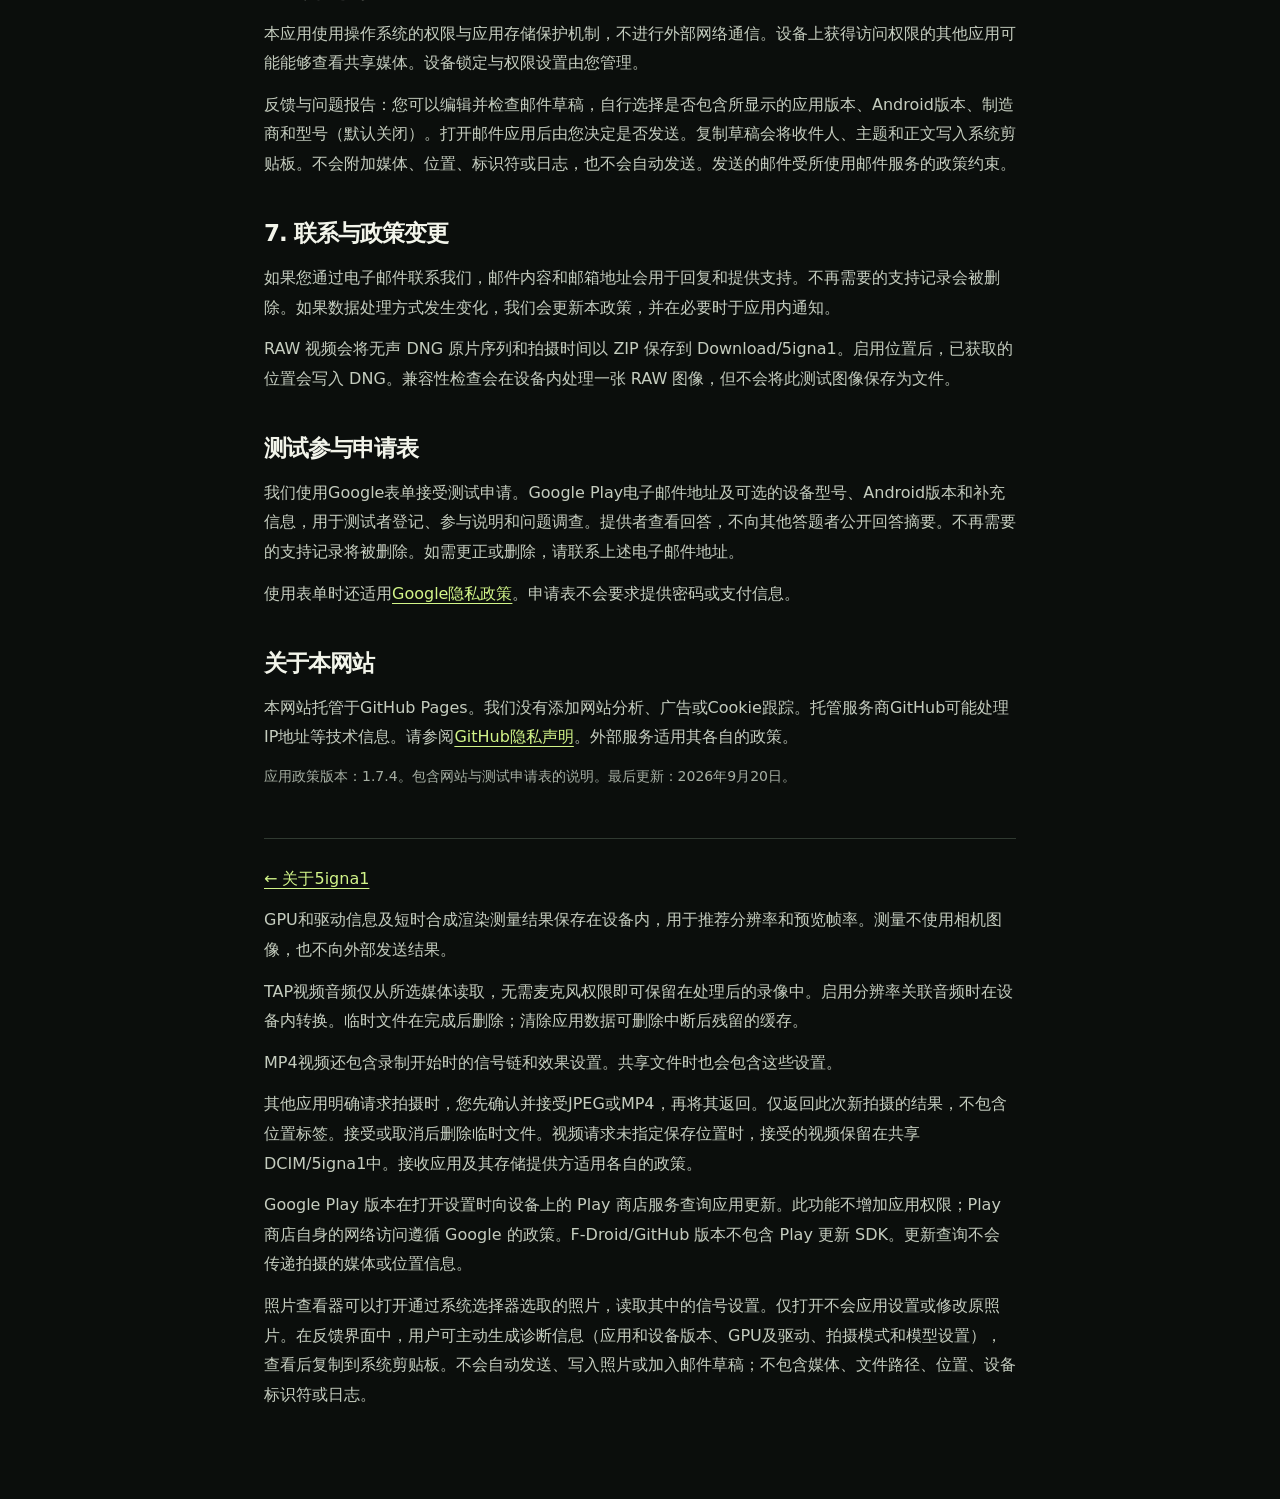
<file: zh.html>
<!doctype html>
<html lang="zh"><head><meta charset="utf-8"><meta name="viewport" content="width=device-width, initial-scale=1"><meta http-equiv="refresh" content="0;url=privacy/zh.html"><link rel="canonical" href="https://bongorian.github.io/5igna1-release/privacy/zh.html"><title>5igna1 — Privacy</title></head><body><p><a href="privacy/zh.html">查看最新隐私政策</a></p></body></html>
</file>
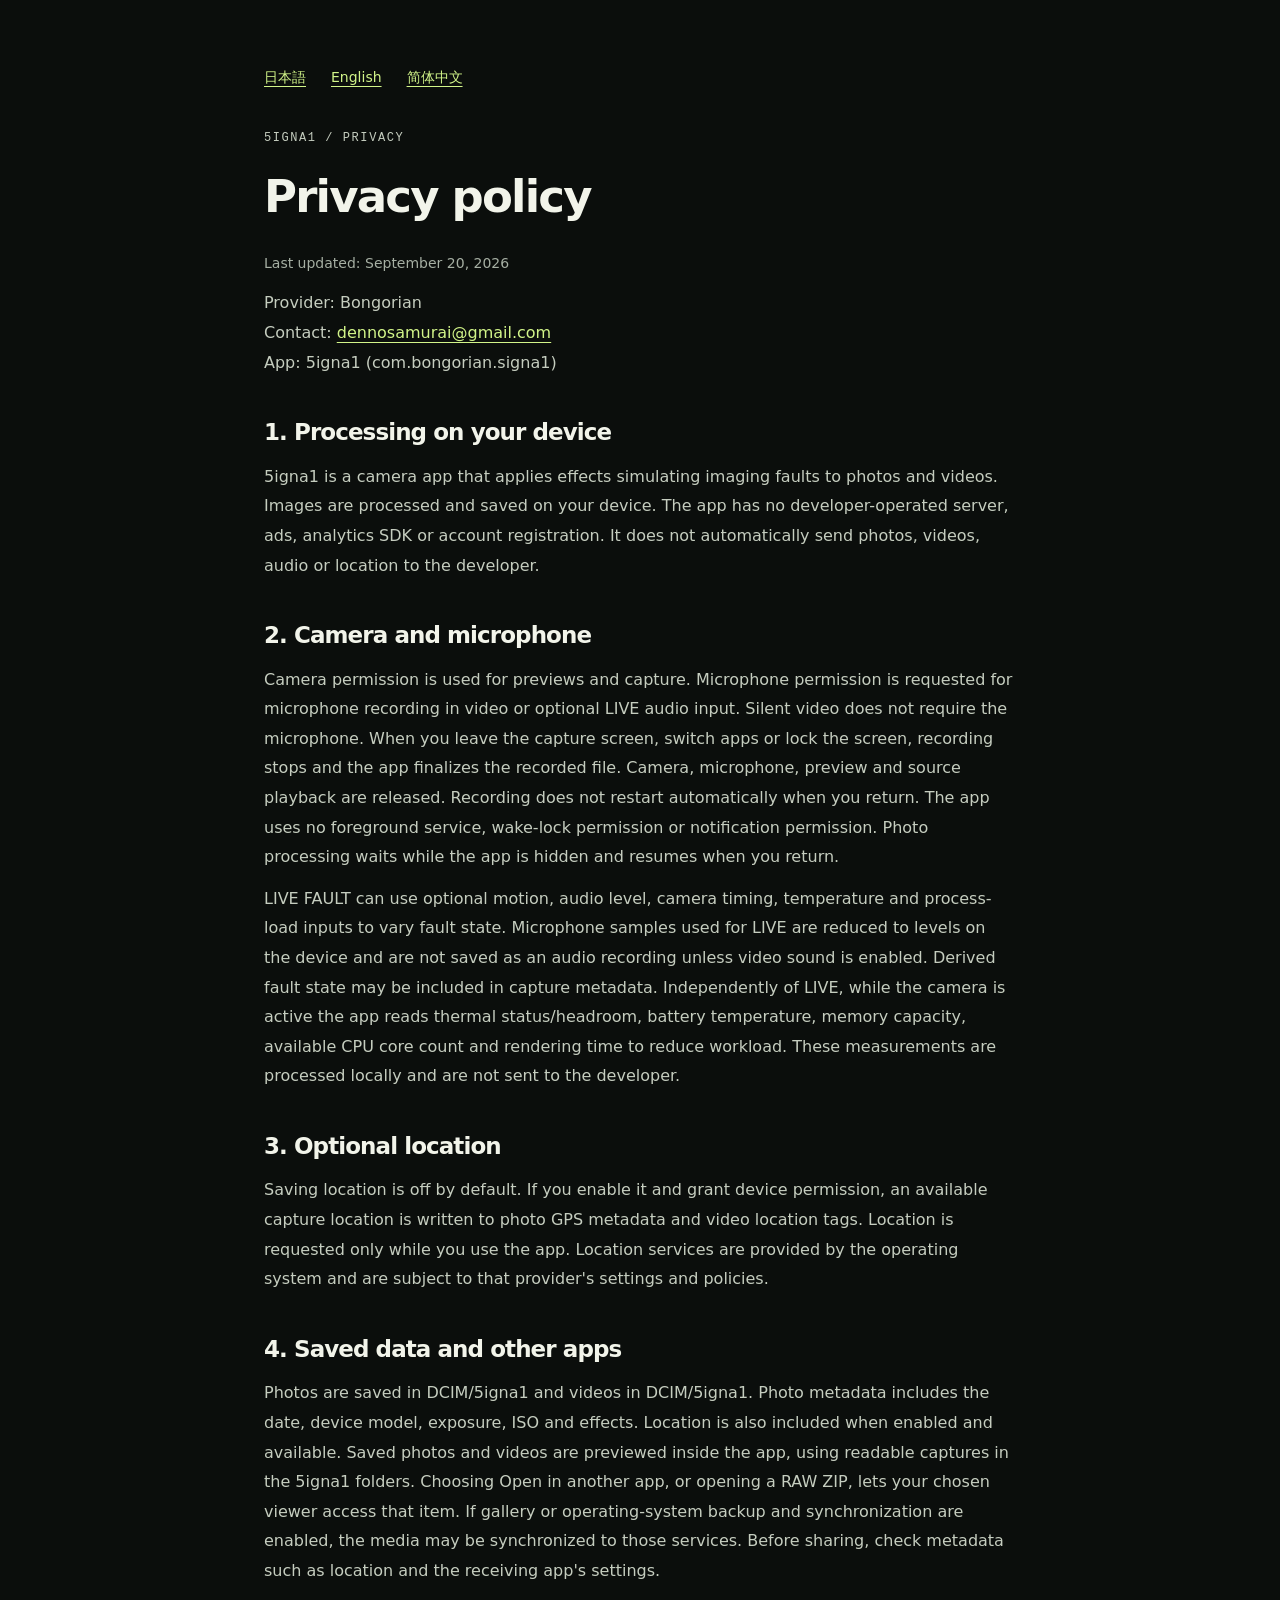
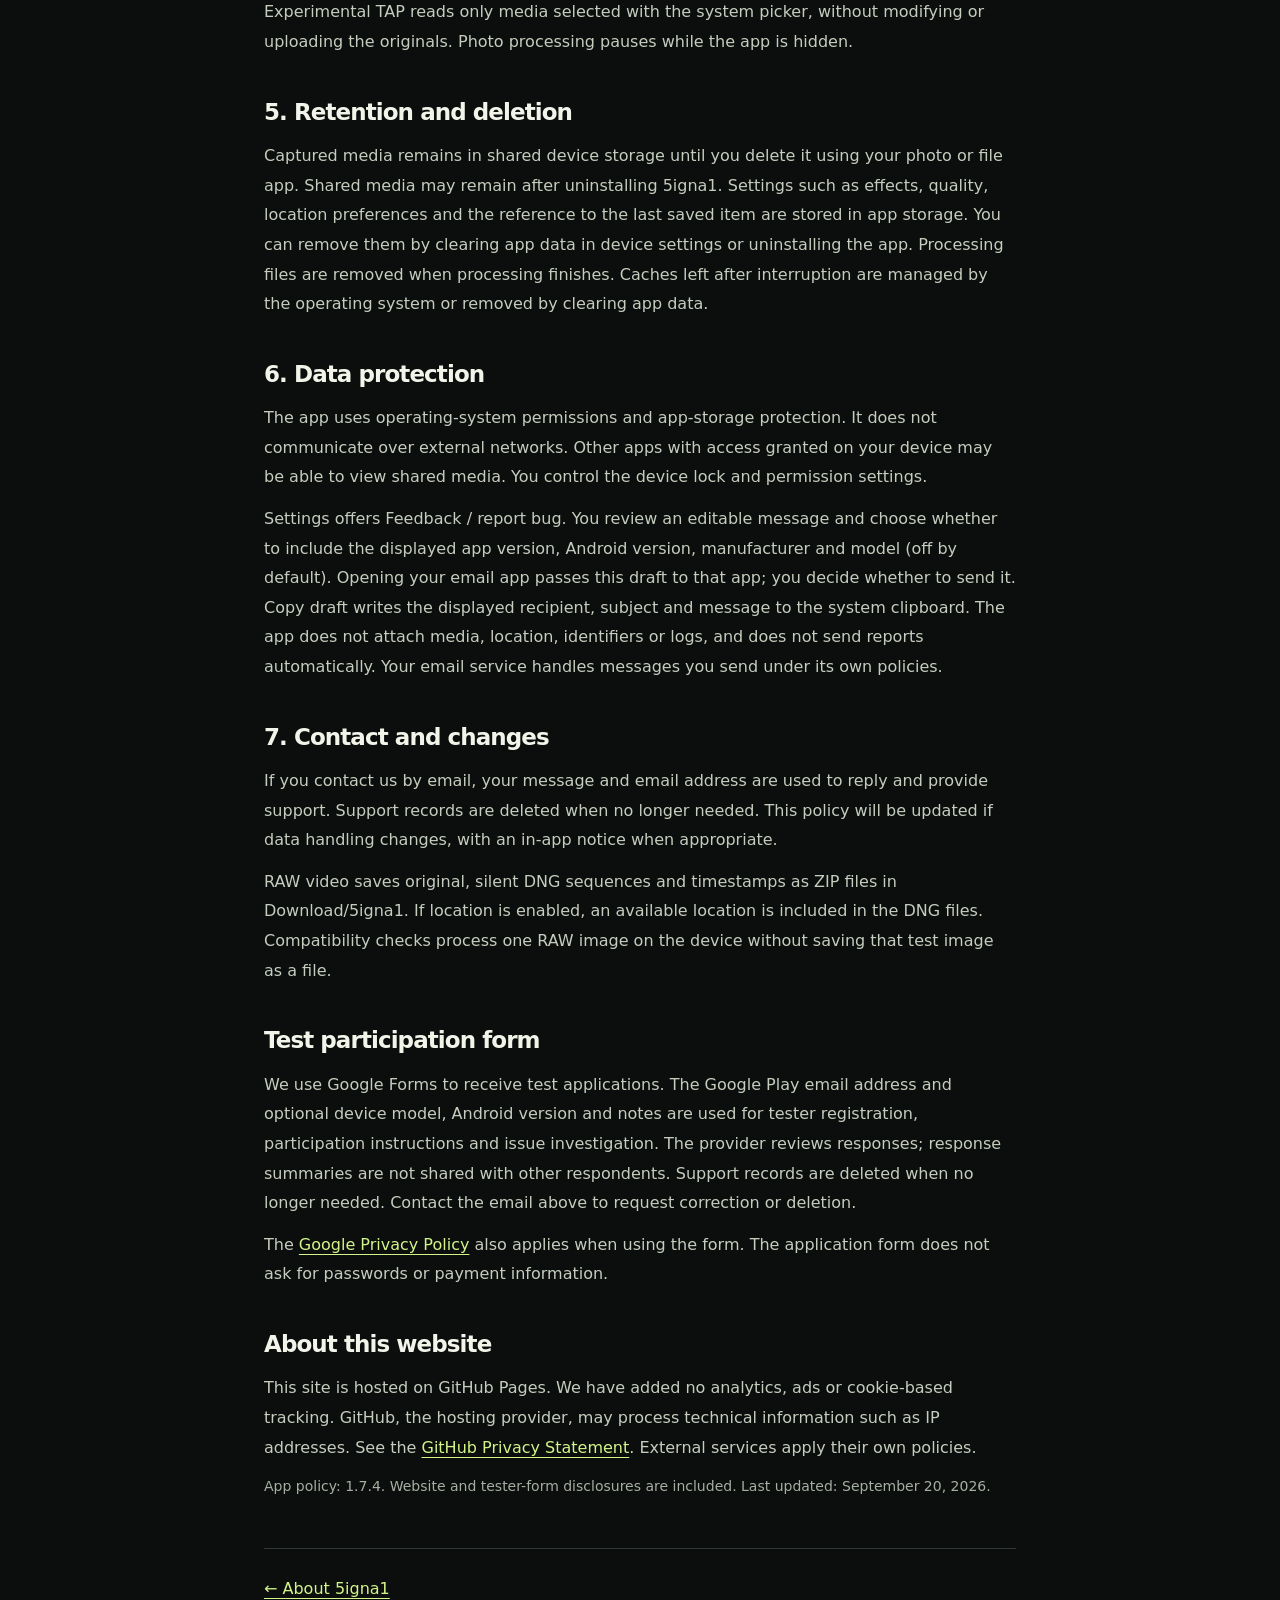
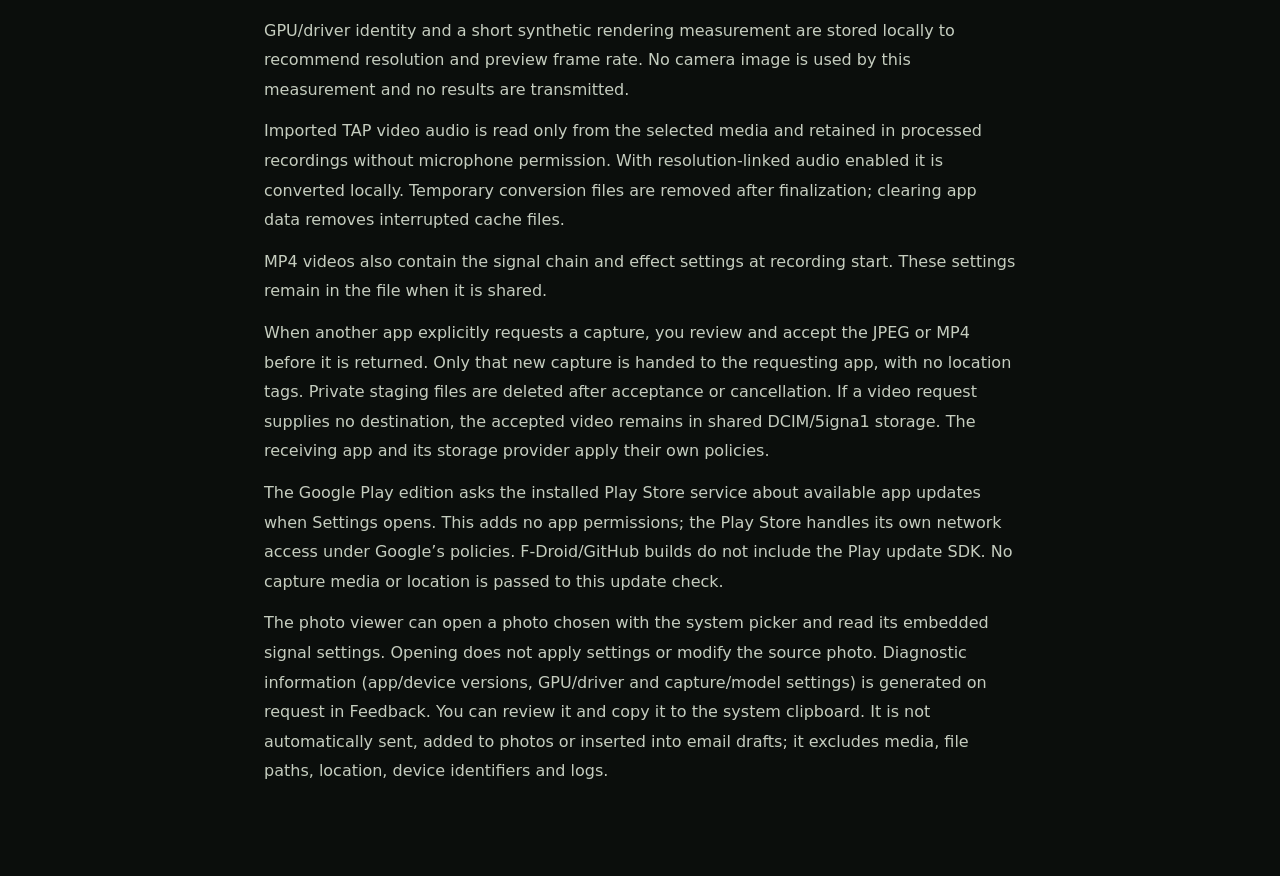
<file: privacy/en.html>
<!doctype html>
<html lang="en"><head><meta charset="utf-8"><meta name="viewport" content="width=device-width, initial-scale=1"><meta name="color-scheme" content="dark"><meta name="theme-color" content="#0b0e0c"><title>5igna1 — Privacy policy</title><link rel="stylesheet" href="../assets/site.css"><link rel="icon" href="../assets/icon.png"><link rel="canonical" href="https://bongorian.github.io/5igna1-release/privacy/en.html"></head><body><main class="policy"><nav aria-label="Language"><a href="./" lang="ja">日本語</a><a href="en.html" lang="en">English</a><a href="zh.html" lang="zh">简体中文</a></nav><p class="eyebrow" style="margin-top:38px">5IGNA1 / PRIVACY</p><h1>Privacy policy</h1><p class="meta">Last updated: September 20, 2026</p><p>Provider: Bongorian<br>Contact: <a href="mailto:dennosamurai@gmail.com">dennosamurai@gmail.com</a><br>App: 5igna1 (com.bongorian.signa1)</p><h2>1. Processing on your device</h2><p>5igna1 is a camera app that applies effects simulating imaging faults to photos and videos. Images are processed and saved on your device. The app has no developer-operated server, ads, analytics SDK or account registration. It does not automatically send photos, videos, audio or location to the developer.</p><h2>2. Camera and microphone</h2><p>Camera permission is used for previews and capture. Microphone permission is requested for microphone recording in video or optional LIVE audio input. Silent video does not require the microphone. When you leave the capture screen, switch apps or lock the screen, recording stops and the app finalizes the recorded file. Camera, microphone, preview and source playback are released. Recording does not restart automatically when you return. The app uses no foreground service, wake-lock permission or notification permission. Photo processing waits while the app is hidden and resumes when you return.</p><p>LIVE FAULT can use optional motion, audio level, camera timing, temperature and process-load inputs to vary fault state. Microphone samples used for LIVE are reduced to levels on the device and are not saved as an audio recording unless video sound is enabled. Derived fault state may be included in capture metadata. Independently of LIVE, while the camera is active the app reads thermal status/headroom, battery temperature, memory capacity, available CPU core count and rendering time to reduce workload. These measurements are processed locally and are not sent to the developer.</p><h2>3. Optional location</h2><p>Saving location is off by default. If you enable it and grant device permission, an available capture location is written to photo GPS metadata and video location tags. Location is requested only while you use the app. Location services are provided by the operating system and are subject to that provider&#x27;s settings and policies.</p><h2>4. Saved data and other apps</h2><p>Photos are saved in DCIM/5igna1 and videos in DCIM/5igna1. Photo metadata includes the date, device model, exposure, ISO and effects. Location is also included when enabled and available. Saved photos and videos are previewed inside the app, using readable captures in the 5igna1 folders. Choosing Open in another app, or opening a RAW ZIP, lets your chosen viewer access that item. If gallery or operating-system backup and synchronization are enabled, the media may be synchronized to those services. Before sharing, check metadata such as location and the receiving app&#x27;s settings.</p><p>Experimental TAP reads only media selected with the system picker, without modifying or uploading the originals. Photo processing pauses while the app is hidden.</p><h2>5. Retention and deletion</h2><p>Captured media remains in shared device storage until you delete it using your photo or file app. Shared media may remain after uninstalling 5igna1. Settings such as effects, quality, location preferences and the reference to the last saved item are stored in app storage. You can remove them by clearing app data in device settings or uninstalling the app. Processing files are removed when processing finishes. Caches left after interruption are managed by the operating system or removed by clearing app data.</p><h2>6. Data protection</h2><p>The app uses operating-system permissions and app-storage protection. It does not communicate over external networks. Other apps with access granted on your device may be able to view shared media. You control the device lock and permission settings.</p><p>Settings offers Feedback / report bug. You review an editable message and choose whether to include the displayed app version, Android version, manufacturer and model (off by default). Opening your email app passes this draft to that app; you decide whether to send it. Copy draft writes the displayed recipient, subject and message to the system clipboard. The app does not attach media, location, identifiers or logs, and does not send reports automatically. Your email service handles messages you send under its own policies.</p><h2>7. Contact and changes</h2><p>If you contact us by email, your message and email address are used to reply and provide support. Support records are deleted when no longer needed. This policy will be updated if data handling changes, with an in-app notice when appropriate.</p><p>RAW video saves original, silent DNG sequences and timestamps as ZIP files in Download/5igna1. If location is enabled, an available location is included in the DNG files. Compatibility checks process one RAW image on the device without saving that test image as a file.</p><h2>Test participation form</h2><p>We use Google Forms to receive test applications. The Google Play email address and optional device model, Android version and notes are used for tester registration, participation instructions and issue investigation. The provider reviews responses; response summaries are not shared with other respondents. Support records are deleted when no longer needed. Contact the email above to request correction or deletion.</p><p>The <a href="https://policies.google.com/privacy">Google Privacy Policy</a> also applies when using the form. The application form does not ask for passwords or payment information.</p><h2>About this website</h2><p>This site is hosted on GitHub Pages. We have added no analytics, ads or cookie-based tracking. GitHub, the hosting provider, may process technical information such as IP addresses. See the <a href="https://docs.github.com/en/site-policy/privacy-policies/github-general-privacy-statement">GitHub Privacy Statement</a>. External services apply their own policies.</p><p class="meta">App policy: 1.7.4. Website and tester-form disclosures are included. Last updated: September 20, 2026.</p><p class="policy-back"><a href="../">← About 5igna1</a></p><p>GPU/driver identity and a short synthetic rendering measurement are stored locally to recommend resolution and preview frame rate. No camera image is used by this measurement and no results are transmitted.</p><p>Imported TAP video audio is read only from the selected media and retained in processed recordings without microphone permission. With resolution-linked audio enabled it is converted locally. Temporary conversion files are removed after finalization; clearing app data removes interrupted cache files.</p><p>MP4 videos also contain the signal chain and effect settings at recording start. These settings remain in the file when it is shared.</p><p>When another app explicitly requests a capture, you review and accept the JPEG or MP4 before it is returned. Only that new capture is handed to the requesting app, with no location tags. Private staging files are deleted after acceptance or cancellation. If a video request supplies no destination, the accepted video remains in shared DCIM/5igna1 storage. The receiving app and its storage provider apply their own policies.</p><p>The Google Play edition asks the installed Play Store service about available app updates when Settings opens. This adds no app permissions; the Play Store handles its own network access under Google’s policies. F-Droid/GitHub builds do not include the Play update SDK. No capture media or location is passed to this update check.</p><p>The photo viewer can open a photo chosen with the system picker and read its embedded signal settings. Opening does not apply settings or modify the source photo. Diagnostic information (app/device versions, GPU/driver and capture/model settings) is generated on request in Feedback. You can review it and copy it to the system clipboard. It is not automatically sent, added to photos or inserted into email drafts; it excludes media, file paths, location, device identifiers and logs.</p></main></body></html>
</file>
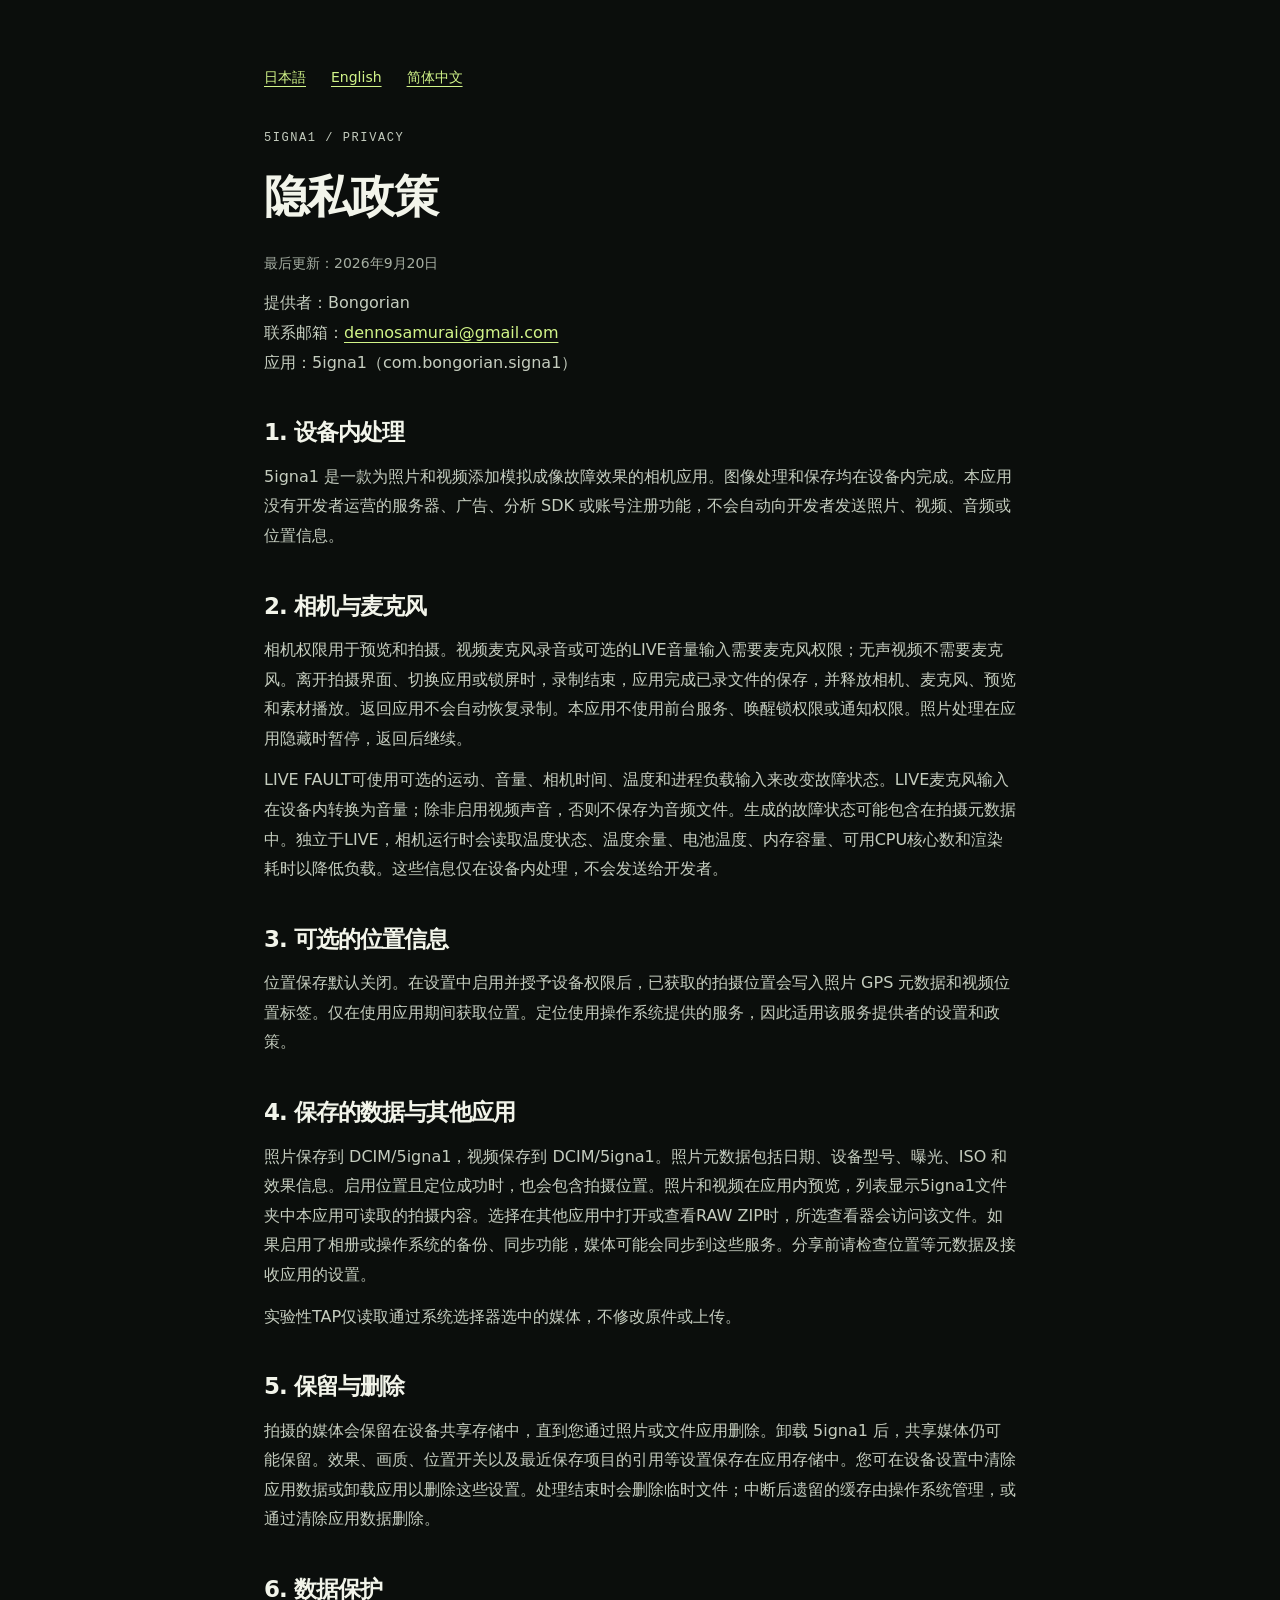
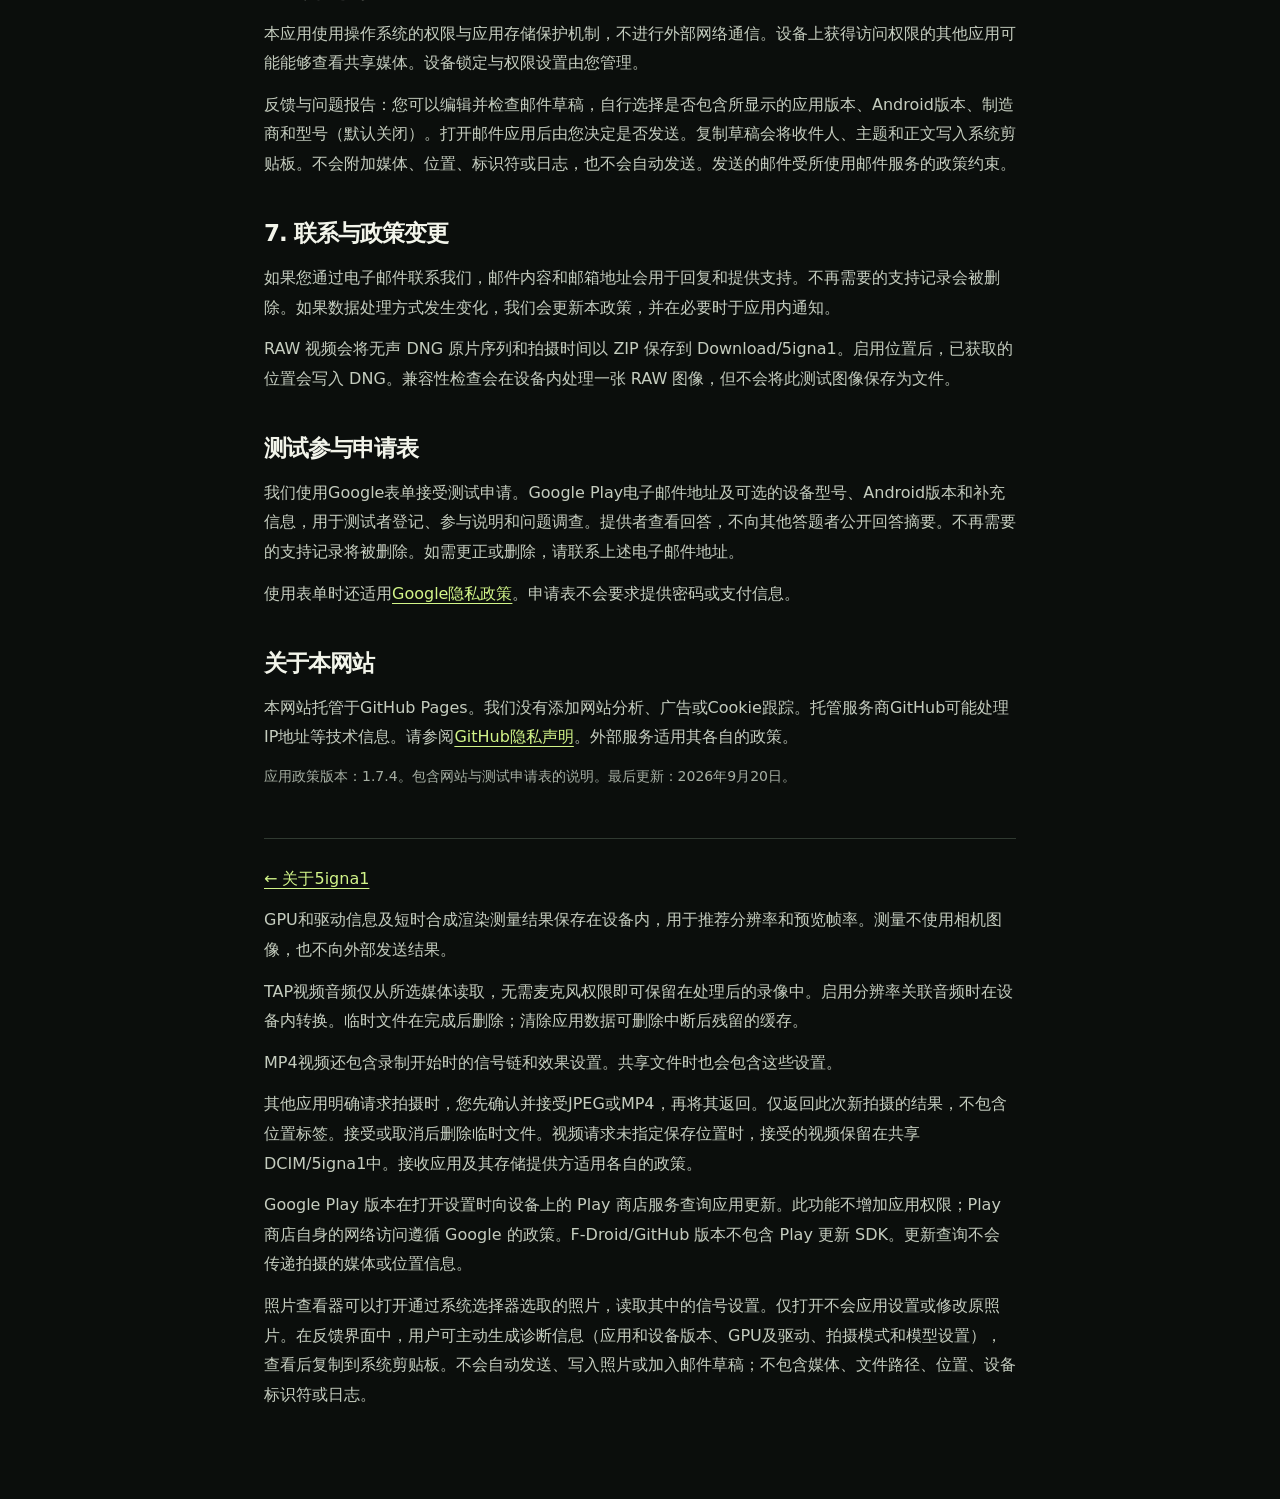
<file: privacy/zh.html>
<!doctype html>
<html lang="zh"><head><meta charset="utf-8"><meta name="viewport" content="width=device-width, initial-scale=1"><meta name="color-scheme" content="dark"><meta name="theme-color" content="#0b0e0c"><title>5igna1 — 隐私政策</title><link rel="stylesheet" href="../assets/site.css"><link rel="icon" href="../assets/icon.png"><link rel="canonical" href="https://bongorian.github.io/5igna1-release/privacy/zh.html"></head><body><main class="policy"><nav aria-label="Language"><a href="./" lang="ja">日本語</a><a href="en.html" lang="en">English</a><a href="zh.html" lang="zh">简体中文</a></nav><p class="eyebrow" style="margin-top:38px">5IGNA1 / PRIVACY</p><h1>隐私政策</h1><p class="meta">最后更新：2026年9月20日</p><p>提供者：Bongorian<br>联系邮箱：<a href="mailto:dennosamurai@gmail.com">dennosamurai@gmail.com</a><br>应用：5igna1（com.bongorian.signa1）</p><h2>1. 设备内处理</h2><p>5igna1 是一款为照片和视频添加模拟成像故障效果的相机应用。图像处理和保存均在设备内完成。本应用没有开发者运营的服务器、广告、分析 SDK 或账号注册功能，不会自动向开发者发送照片、视频、音频或位置信息。</p><h2>2. 相机与麦克风</h2><p>相机权限用于预览和拍摄。视频麦克风录音或可选的LIVE音量输入需要麦克风权限；无声视频不需要麦克风。离开拍摄界面、切换应用或锁屏时，录制结束，应用完成已录文件的保存，并释放相机、麦克风、预览和素材播放。返回应用不会自动恢复录制。本应用不使用前台服务、唤醒锁权限或通知权限。照片处理在应用隐藏时暂停，返回后继续。</p><p>LIVE FAULT可使用可选的运动、音量、相机时间、温度和进程负载输入来改变故障状态。LIVE麦克风输入在设备内转换为音量；除非启用视频声音，否则不保存为音频文件。生成的故障状态可能包含在拍摄元数据中。独立于LIVE，相机运行时会读取温度状态、温度余量、电池温度、内存容量、可用CPU核心数和渲染耗时以降低负载。这些信息仅在设备内处理，不会发送给开发者。</p><h2>3. 可选的位置信息</h2><p>位置保存默认关闭。在设置中启用并授予设备权限后，已获取的拍摄位置会写入照片 GPS 元数据和视频位置标签。仅在使用应用期间获取位置。定位使用操作系统提供的服务，因此适用该服务提供者的设置和政策。</p><h2>4. 保存的数据与其他应用</h2><p>照片保存到 DCIM/5igna1，视频保存到 DCIM/5igna1。照片元数据包括日期、设备型号、曝光、ISO 和效果信息。启用位置且定位成功时，也会包含拍摄位置。照片和视频在应用内预览，列表显示5igna1文件夹中本应用可读取的拍摄内容。选择在其他应用中打开或查看RAW ZIP时，所选查看器会访问该文件。如果启用了相册或操作系统的备份、同步功能，媒体可能会同步到这些服务。分享前请检查位置等元数据及接收应用的设置。</p><p>实验性TAP仅读取通过系统选择器选中的媒体，不修改原件或上传。</p><h2>5. 保留与删除</h2><p>拍摄的媒体会保留在设备共享存储中，直到您通过照片或文件应用删除。卸载 5igna1 后，共享媒体仍可能保留。效果、画质、位置开关以及最近保存项目的引用等设置保存在应用存储中。您可在设备设置中清除应用数据或卸载应用以删除这些设置。处理结束时会删除临时文件；中断后遗留的缓存由操作系统管理，或通过清除应用数据删除。</p><h2>6. 数据保护</h2><p>本应用使用操作系统的权限与应用存储保护机制，不进行外部网络通信。设备上获得访问权限的其他应用可能能够查看共享媒体。设备锁定与权限设置由您管理。</p><p>反馈与问题报告：您可以编辑并检查邮件草稿，自行选择是否包含所显示的应用版本、Android版本、制造商和型号（默认关闭）。打开邮件应用后由您决定是否发送。复制草稿会将收件人、主题和正文写入系统剪贴板。不会附加媒体、位置、标识符或日志，也不会自动发送。发送的邮件受所使用邮件服务的政策约束。</p><h2>7. 联系与政策变更</h2><p>如果您通过电子邮件联系我们，邮件内容和邮箱地址会用于回复和提供支持。不再需要的支持记录会被删除。如果数据处理方式发生变化，我们会更新本政策，并在必要时于应用内通知。</p><p>RAW 视频会将无声 DNG 原片序列和拍摄时间以 ZIP 保存到 Download/5igna1。启用位置后，已获取的位置会写入 DNG。兼容性检查会在设备内处理一张 RAW 图像，但不会将此测试图像保存为文件。</p><h2>测试参与申请表</h2><p>我们使用Google表单接受测试申请。Google Play电子邮件地址及可选的设备型号、Android版本和补充信息，用于测试者登记、参与说明和问题调查。提供者查看回答，不向其他答题者公开回答摘要。不再需要的支持记录将被删除。如需更正或删除，请联系上述电子邮件地址。</p><p>使用表单时还适用<a href="https://policies.google.com/privacy">Google隐私政策</a>。申请表不会要求提供密码或支付信息。</p><h2>关于本网站</h2><p>本网站托管于GitHub Pages。我们没有添加网站分析、广告或Cookie跟踪。托管服务商GitHub可能处理IP地址等技术信息。请参阅<a href="https://docs.github.com/en/site-policy/privacy-policies/github-general-privacy-statement">GitHub隐私声明</a>。外部服务适用其各自的政策。</p><p class="meta">应用政策版本：1.7.4。包含网站与测试申请表的说明。最后更新：2026年9月20日。</p><p class="policy-back"><a href="../">← 关于5igna1</a></p><p>GPU和驱动信息及短时合成渲染测量结果保存在设备内，用于推荐分辨率和预览帧率。测量不使用相机图像，也不向外部发送结果。</p><p>TAP视频音频仅从所选媒体读取，无需麦克风权限即可保留在处理后的录像中。启用分辨率关联音频时在设备内转换。临时文件在完成后删除；清除应用数据可删除中断后残留的缓存。</p><p>MP4视频还包含录制开始时的信号链和效果设置。共享文件时也会包含这些设置。</p><p>其他应用明确请求拍摄时，您先确认并接受JPEG或MP4，再将其返回。仅返回此次新拍摄的结果，不包含位置标签。接受或取消后删除临时文件。视频请求未指定保存位置时，接受的视频保留在共享DCIM/5igna1中。接收应用及其存储提供方适用各自的政策。</p><p>Google Play 版本在打开设置时向设备上的 Play 商店服务查询应用更新。此功能不增加应用权限；Play 商店自身的网络访问遵循 Google 的政策。F-Droid/GitHub 版本不包含 Play 更新 SDK。更新查询不会传递拍摄的媒体或位置信息。</p><p>照片查看器可以打开通过系统选择器选取的照片，读取其中的信号设置。仅打开不会应用设置或修改原照片。在反馈界面中，用户可主动生成诊断信息（应用和设备版本、GPU及驱动、拍摄模式和模型设置），查看后复制到系统剪贴板。不会自动发送、写入照片或加入邮件草稿；不包含媒体、文件路径、位置、设备标识符或日志。</p></main></body></html>
</file>
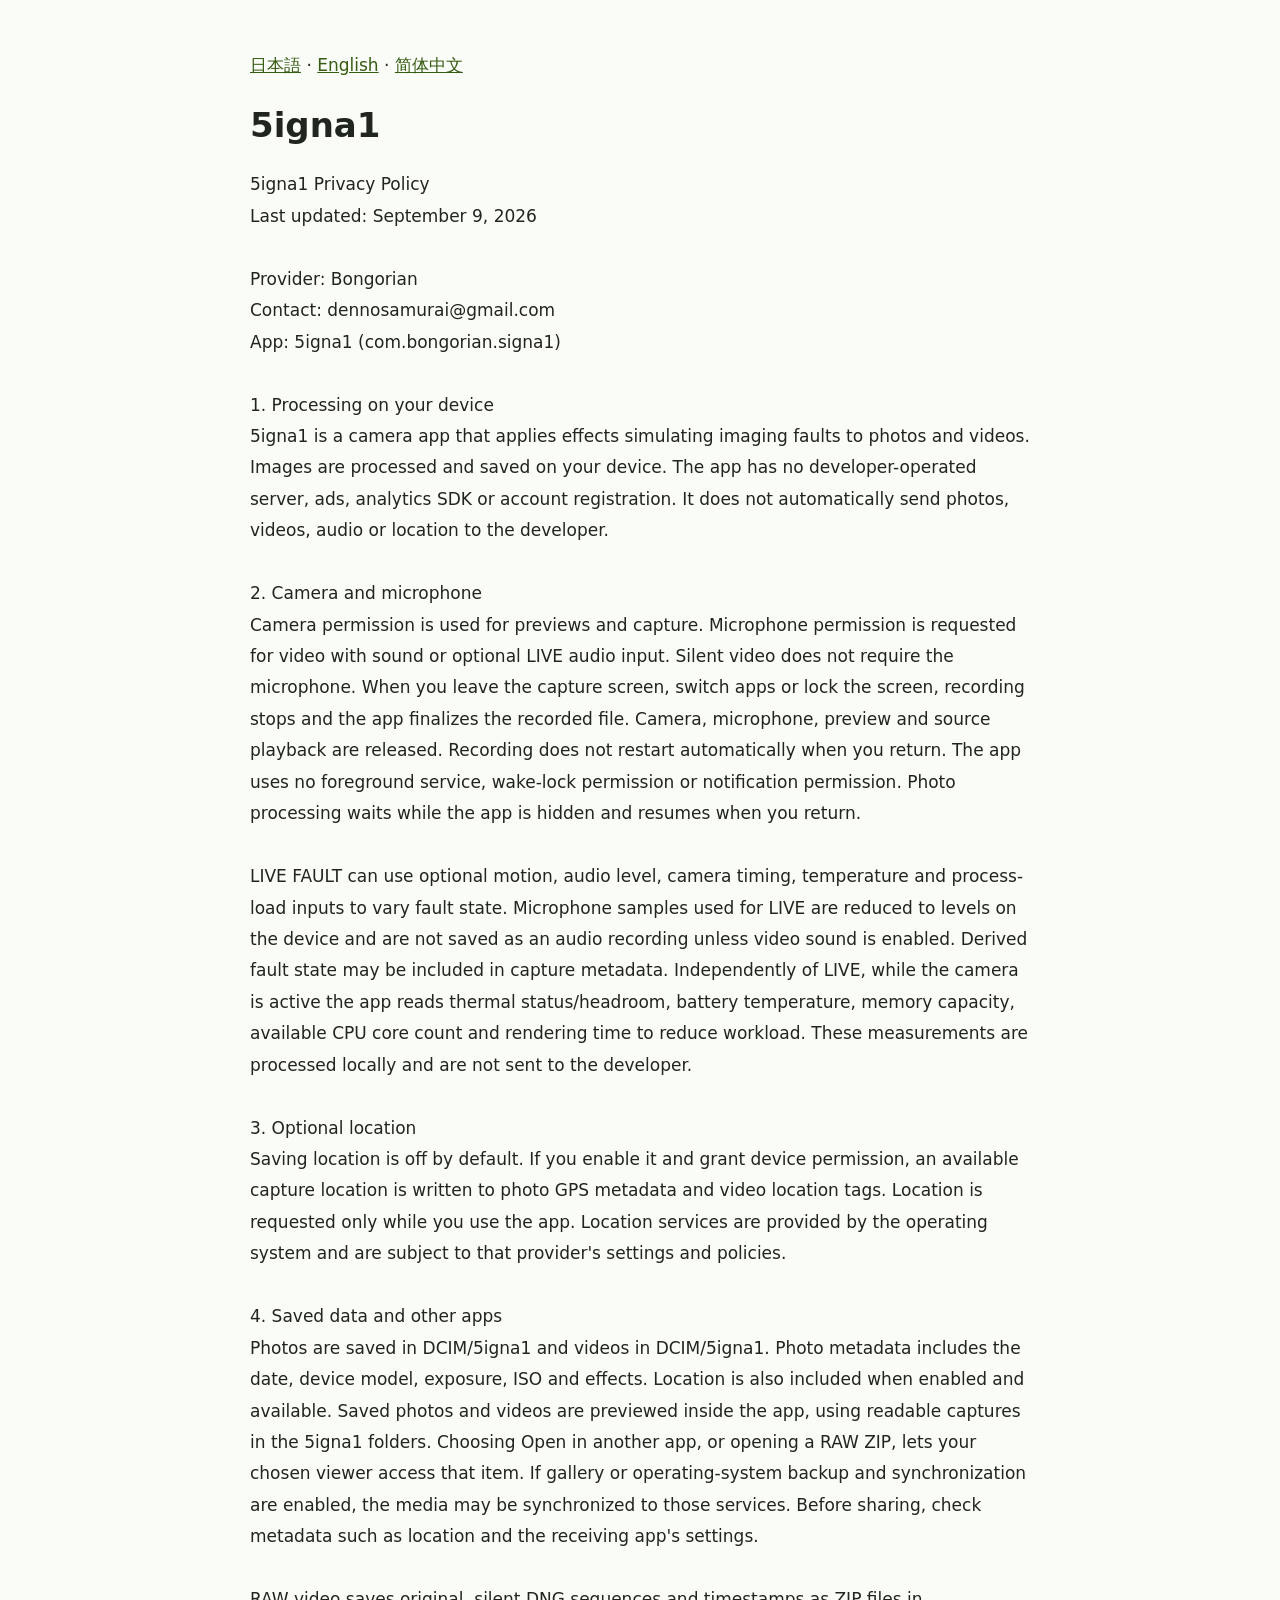
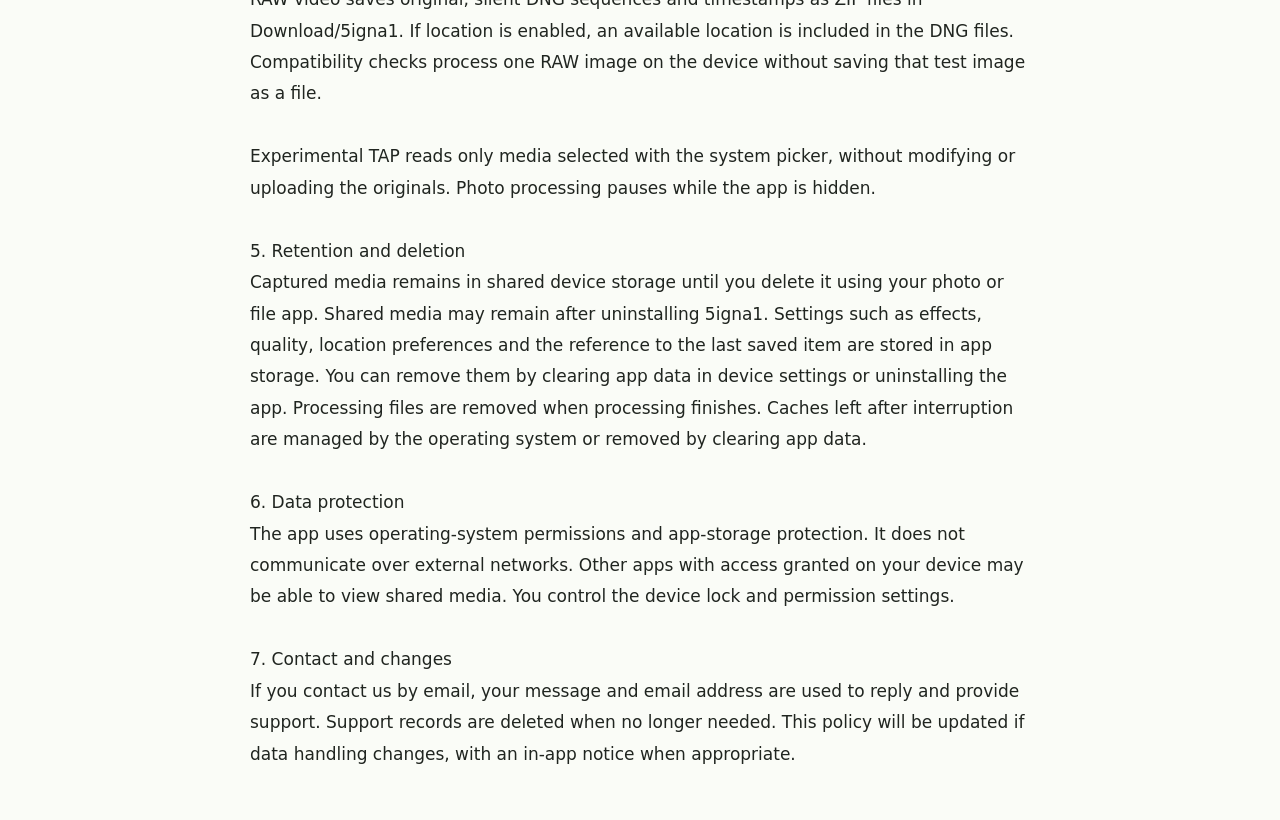
<file: store/google-play/privacy/en.html>
<!doctype html><html lang="en"><meta charset="utf-8"><meta name="viewport" content="width=device-width,initial-scale=1"><title>5igna1 Privacy Policy</title><style>body{max-width:780px;margin:50px auto;padding:0 24px;font:17px/1.85 system-ui,sans-serif;color:#202520;background:#fafcf7}h1{line-height:1.25}pre{white-space:pre-wrap;font:inherit}a{color:#365b12}</style><main><nav><a href="index.html">日本語</a> · <a href="en.html">English</a> · <a href="zh.html">简体中文</a></nav><h1>5igna1</h1><pre>5igna1 Privacy Policy
Last updated: September 9, 2026

Provider: Bongorian
Contact: dennosamurai@gmail.com
App: 5igna1 (com.bongorian.signa1)

1. Processing on your device
5igna1 is a camera app that applies effects simulating imaging faults to photos and videos. Images are processed and saved on your device. The app has no developer-operated server, ads, analytics SDK or account registration. It does not automatically send photos, videos, audio or location to the developer.

2. Camera and microphone
Camera permission is used for previews and capture. Microphone permission is requested for video with sound or optional LIVE audio input. Silent video does not require the microphone. When you leave the capture screen, switch apps or lock the screen, recording stops and the app finalizes the recorded file. Camera, microphone, preview and source playback are released. Recording does not restart automatically when you return. The app uses no foreground service, wake-lock permission or notification permission. Photo processing waits while the app is hidden and resumes when you return.

LIVE FAULT can use optional motion, audio level, camera timing, temperature and process-load inputs to vary fault state. Microphone samples used for LIVE are reduced to levels on the device and are not saved as an audio recording unless video sound is enabled. Derived fault state may be included in capture metadata. Independently of LIVE, while the camera is active the app reads thermal status/headroom, battery temperature, memory capacity, available CPU core count and rendering time to reduce workload. These measurements are processed locally and are not sent to the developer.

3. Optional location
Saving location is off by default. If you enable it and grant device permission, an available capture location is written to photo GPS metadata and video location tags. Location is requested only while you use the app. Location services are provided by the operating system and are subject to that provider&#x27;s settings and policies.

4. Saved data and other apps
Photos are saved in DCIM/5igna1 and videos in DCIM/5igna1. Photo metadata includes the date, device model, exposure, ISO and effects. Location is also included when enabled and available. Saved photos and videos are previewed inside the app, using readable captures in the 5igna1 folders. Choosing Open in another app, or opening a RAW ZIP, lets your chosen viewer access that item. If gallery or operating-system backup and synchronization are enabled, the media may be synchronized to those services. Before sharing, check metadata such as location and the receiving app&#x27;s settings.

RAW video saves original, silent DNG sequences and timestamps as ZIP files in Download/5igna1. If location is enabled, an available location is included in the DNG files. Compatibility checks process one RAW image on the device without saving that test image as a file.

Experimental TAP reads only media selected with the system picker, without modifying or uploading the originals. Photo processing pauses while the app is hidden.

5. Retention and deletion
Captured media remains in shared device storage until you delete it using your photo or file app. Shared media may remain after uninstalling 5igna1. Settings such as effects, quality, location preferences and the reference to the last saved item are stored in app storage. You can remove them by clearing app data in device settings or uninstalling the app. Processing files are removed when processing finishes. Caches left after interruption are managed by the operating system or removed by clearing app data.

6. Data protection
The app uses operating-system permissions and app-storage protection. It does not communicate over external networks. Other apps with access granted on your device may be able to view shared media. You control the device lock and permission settings.

7. Contact and changes
If you contact us by email, your message and email address are used to reply and provide support. Support records are deleted when no longer needed. This policy will be updated if data handling changes, with an in-app notice when appropriate.
</pre></main></html>
</file>
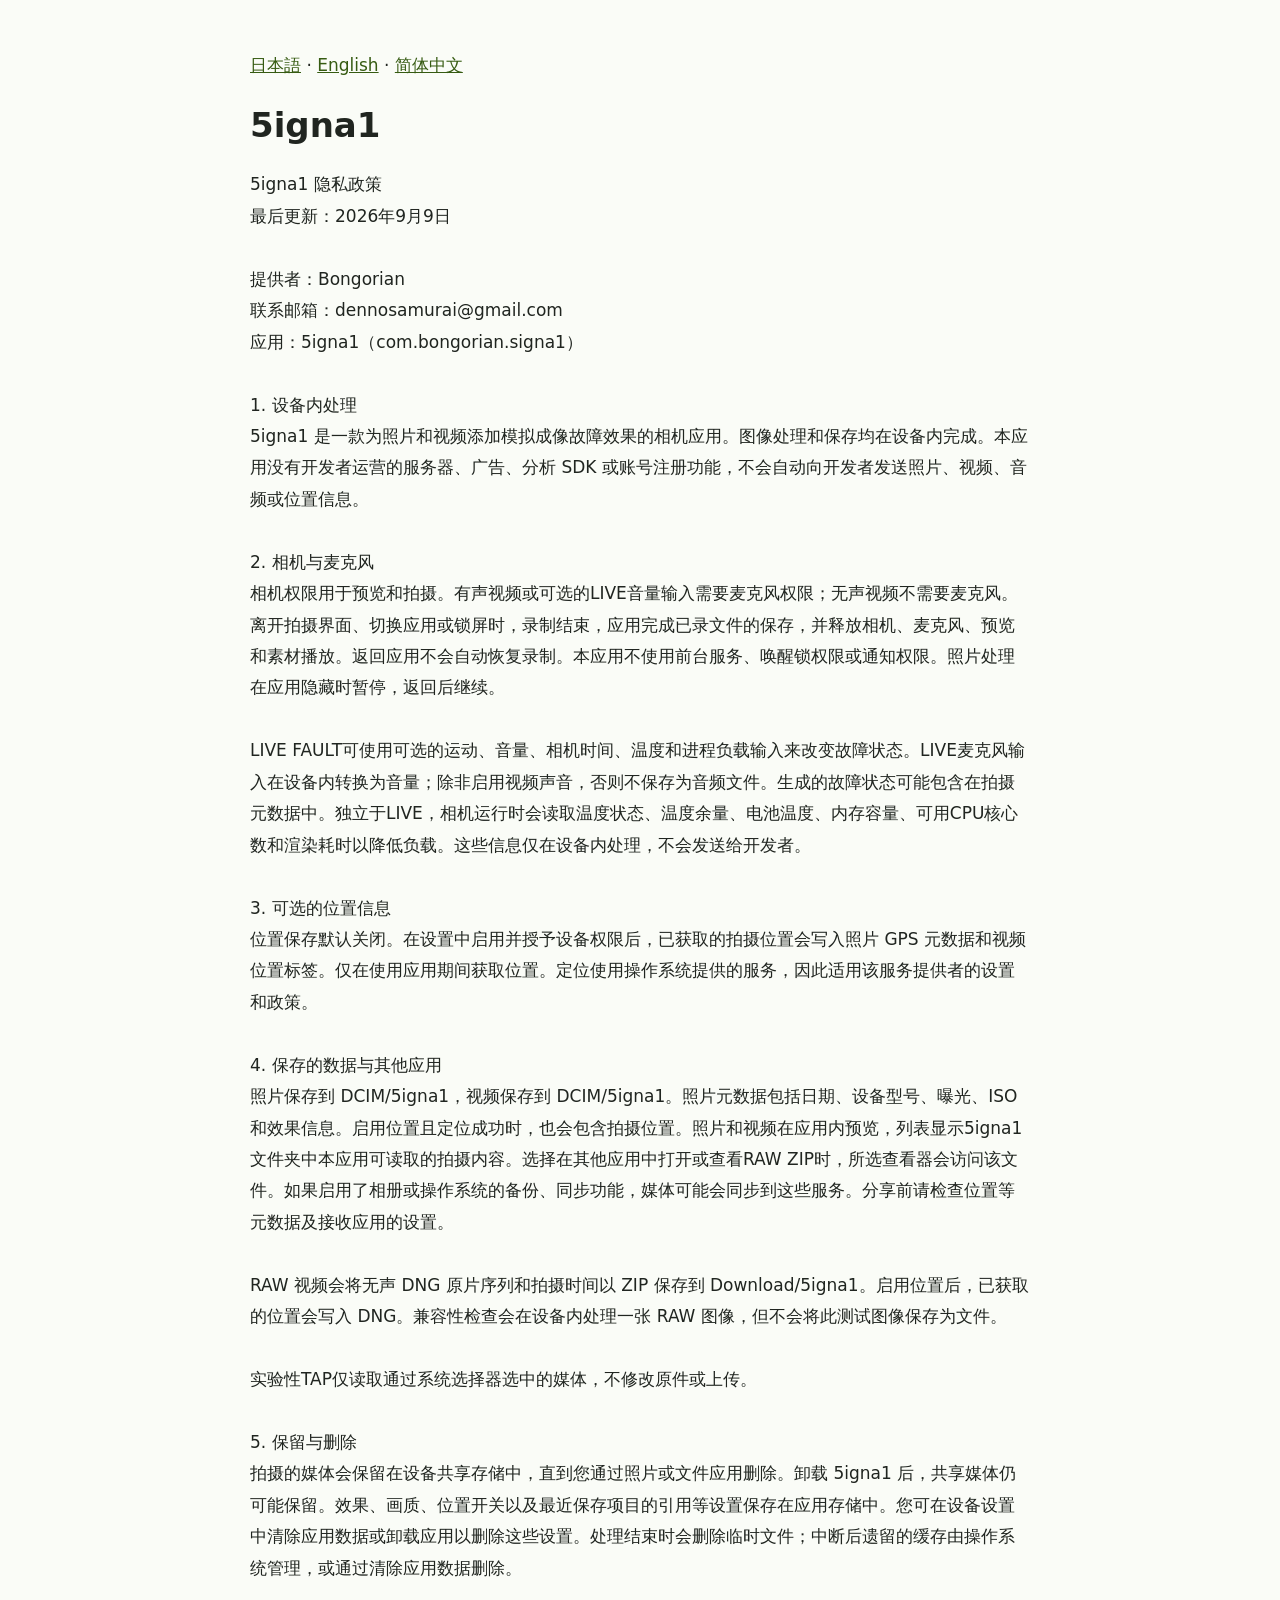
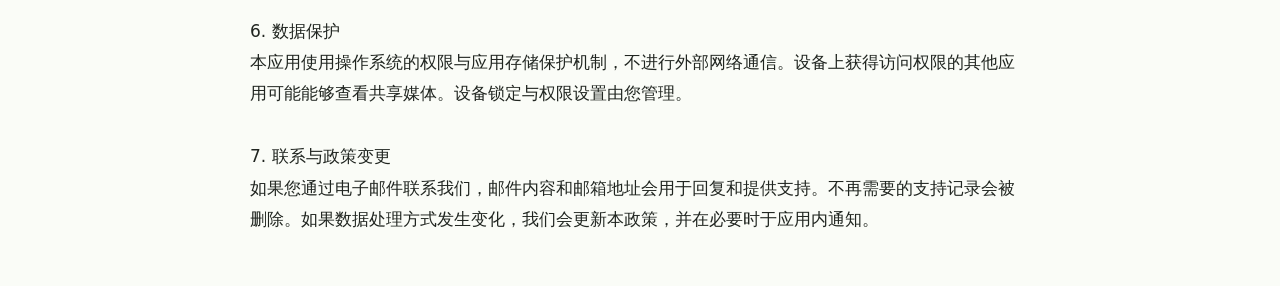
<file: store/google-play/privacy/zh.html>
<!doctype html><html lang="zh"><meta charset="utf-8"><meta name="viewport" content="width=device-width,initial-scale=1"><title>5igna1 隐私政策</title><style>body{max-width:780px;margin:50px auto;padding:0 24px;font:17px/1.85 system-ui,sans-serif;color:#202520;background:#fafcf7}h1{line-height:1.25}pre{white-space:pre-wrap;font:inherit}a{color:#365b12}</style><main><nav><a href="index.html">日本語</a> · <a href="en.html">English</a> · <a href="zh.html">简体中文</a></nav><h1>5igna1</h1><pre>5igna1 隐私政策
最后更新：2026年9月9日

提供者：Bongorian
联系邮箱：dennosamurai@gmail.com
应用：5igna1（com.bongorian.signa1）

1. 设备内处理
5igna1 是一款为照片和视频添加模拟成像故障效果的相机应用。图像处理和保存均在设备内完成。本应用没有开发者运营的服务器、广告、分析 SDK 或账号注册功能，不会自动向开发者发送照片、视频、音频或位置信息。

2. 相机与麦克风
相机权限用于预览和拍摄。有声视频或可选的LIVE音量输入需要麦克风权限；无声视频不需要麦克风。离开拍摄界面、切换应用或锁屏时，录制结束，应用完成已录文件的保存，并释放相机、麦克风、预览和素材播放。返回应用不会自动恢复录制。本应用不使用前台服务、唤醒锁权限或通知权限。照片处理在应用隐藏时暂停，返回后继续。

LIVE FAULT可使用可选的运动、音量、相机时间、温度和进程负载输入来改变故障状态。LIVE麦克风输入在设备内转换为音量；除非启用视频声音，否则不保存为音频文件。生成的故障状态可能包含在拍摄元数据中。独立于LIVE，相机运行时会读取温度状态、温度余量、电池温度、内存容量、可用CPU核心数和渲染耗时以降低负载。这些信息仅在设备内处理，不会发送给开发者。

3. 可选的位置信息
位置保存默认关闭。在设置中启用并授予设备权限后，已获取的拍摄位置会写入照片 GPS 元数据和视频位置标签。仅在使用应用期间获取位置。定位使用操作系统提供的服务，因此适用该服务提供者的设置和政策。

4. 保存的数据与其他应用
照片保存到 DCIM/5igna1，视频保存到 DCIM/5igna1。照片元数据包括日期、设备型号、曝光、ISO 和效果信息。启用位置且定位成功时，也会包含拍摄位置。照片和视频在应用内预览，列表显示5igna1文件夹中本应用可读取的拍摄内容。选择在其他应用中打开或查看RAW ZIP时，所选查看器会访问该文件。如果启用了相册或操作系统的备份、同步功能，媒体可能会同步到这些服务。分享前请检查位置等元数据及接收应用的设置。

RAW 视频会将无声 DNG 原片序列和拍摄时间以 ZIP 保存到 Download/5igna1。启用位置后，已获取的位置会写入 DNG。兼容性检查会在设备内处理一张 RAW 图像，但不会将此测试图像保存为文件。

实验性TAP仅读取通过系统选择器选中的媒体，不修改原件或上传。

5. 保留与删除
拍摄的媒体会保留在设备共享存储中，直到您通过照片或文件应用删除。卸载 5igna1 后，共享媒体仍可能保留。效果、画质、位置开关以及最近保存项目的引用等设置保存在应用存储中。您可在设备设置中清除应用数据或卸载应用以删除这些设置。处理结束时会删除临时文件；中断后遗留的缓存由操作系统管理，或通过清除应用数据删除。

6. 数据保护
本应用使用操作系统的权限与应用存储保护机制，不进行外部网络通信。设备上获得访问权限的其他应用可能能够查看共享媒体。设备锁定与权限设置由您管理。

7. 联系与政策变更
如果您通过电子邮件联系我们，邮件内容和邮箱地址会用于回复和提供支持。不再需要的支持记录会被删除。如果数据处理方式发生变化，我们会更新本政策，并在必要时于应用内通知。
</pre></main></html>
</file>
<file: assets/site.css>
:root{color-scheme:dark;--bg:#0b0e0c;--surface:#131814;--line:#303a31;--text:#f2f4ea;--muted:#a6afa3;--accent:#d2f589;--mono:ui-monospace,SFMono-Regular,Consolas,monospace}*{box-sizing:border-box}html{scroll-behavior:smooth;scroll-padding-top:35px}body{margin:0;background:var(--bg);color:var(--text);font-family:Inter,"Noto Sans JP","Hiragino Kaku Gothic ProN","Yu Gothic",system-ui,sans-serif;font-size:16px;line-height:1.85;-webkit-font-smoothing:antialiased}a{color:inherit;text-decoration:none}a:focus-visible,summary:focus-visible{outline:2px solid var(--accent);outline-offset:6px}a:hover{color:var(--accent)}p,h1,h2,h3,figure{margin:0}img{display:block;max-width:100%;height:auto}.wrap{width:min(1184px,calc(100% - 96px));margin-inline:auto}.header{min-height:106px;display:flex;align-items:center;justify-content:space-between;gap:24px;border-bottom:1px solid var(--line)}.brand{display:flex;align-items:center;gap:12px;font:600 27px/1.2 var(--mono);letter-spacing:-1px}.brand img{border-radius:9px}.header nav,.footer nav{display:flex;align-items:center;gap:30px;font-size:14px}.nav-download{padding:10px 17px;border:1px solid #65704f;border-radius:4px}.nav-download span{margin-left:12px}.hero{display:grid;grid-template-columns:1.15fr .85fr;align-items:center;gap:55px;padding-block:72px 78px}.eyebrow{font:500 12px/1.6 var(--mono);letter-spacing:.13em;color:var(--accent)}.signal-dot{display:inline-block;width:7px;height:7px;border-radius:50%;background:var(--accent);margin-right:9px}.hero h1{font-size:clamp(38px,4.4vw,65px);line-height:1.4;letter-spacing:-.06em;margin:23px 0}.hero h1 span{color:var(--accent)}.lead{font-size:16px;line-height:2.1;color:#c0c8bc}.hero-actions{display:flex;align-items:center;gap:27px;margin-top:34px}.button{display:inline-flex;align-items:center;justify-content:space-between;gap:30px;padding:16px 23px;border-radius:4px;font-size:16px;font-weight:700;min-height:56px;line-height:1.5}.primary{background:var(--accent);color:#151b0d}.primary:hover{background:#e2ffaf;color:#151b0d;transform:translateY(-2px)}.button{transition:transform .2s,background .2s}.text-link{font-size:14px;display:inline-block;border-bottom:1px solid #526047;padding-block:7px}.text-link span{margin-left:10px}.micro{font-size:12px;color:var(--muted);margin-top:22px}.micro span{color:#53604d;margin-inline:5px}.hero-visual{background:linear-gradient(145deg,#202a1a,#10180f 58%,#1c241c);border:1px solid #35412e;border-radius:5px;padding:20px 25px 17px;position:relative}.capture-label{display:flex;justify-content:space-between;font:12px/1.5 var(--mono);color:#bbc4ae;letter-spacing:.1em;margin-bottom:17px}.hero-screen{width:258px;margin:auto;border-radius:14px;box-shadow:0 20px 45px #0008}.hero-visual figcaption{font-size:12px;color:#abb7a4;text-align:center;margin-top:17px}.manifesto{padding-block:50px;border-block:1px solid var(--line);display:grid;grid-template-columns:1fr 1fr;gap:70px}.manifesto>p{font-size:28px;font-weight:500;line-height:1.8;letter-spacing:-.025em}.manifesto strong{font-weight:500}.manifesto div{color:var(--muted);font-size:16px}.manifesto div p+p{margin-top:18px}.look,.how{padding-block:90px}.section-heading{display:flex;justify-content:space-between;align-items:end;gap:35px;margin-bottom:38px}h2{font-size:clamp(28px,3vw,41px);line-height:1.5;letter-spacing:-.04em;font-weight:600}.section-heading h2{margin-top:13px}.section-heading>p{font-size:16px;color:var(--muted);padding-bottom:5px}.shots{display:grid;grid-template-columns:repeat(3,minmax(0,1fr));gap:25px}.shot{padding:27px 20px 0;background:var(--surface);border:1px solid var(--line);border-radius:4px;overflow:hidden;height:350px}.shot img{width:220px;margin:0 auto;border-radius:12px 12px 0 0}.shot-number{font:12px/1.6 var(--mono);color:var(--accent);letter-spacing:.07em;display:block;margin:23px 0 7px}.shots h3,.steps h3{font-size:20px;font-weight:600;letter-spacing:-.025em}.shots figcaption p{font-size:14px;color:var(--muted);margin-top:7px}.image-note{font-size:12px;line-height:1.7;color:var(--muted);margin-top:25px}.how{border-top:1px solid var(--line);padding-top:65px}.steps{list-style:none;padding:0;margin:0;display:grid;grid-template-columns:repeat(3,minmax(0,1fr));gap:35px}.steps li{border-top:1px solid var(--line);padding-top:21px}.step-number{font:13px var(--mono);color:var(--accent);display:block;margin-bottom:25px}.steps p{font-size:16px;color:var(--muted);margin-top:13px;max-width:31ch}.private{display:grid;grid-template-columns:1fr 1fr;gap:65px;border-top:1px solid var(--line);padding-block:50px}.private h2{font-size:29px;margin-top:13px}.private>div>p:not(.eyebrow){color:var(--muted);font-size:16px;margin-bottom:13px}.download{text-align:center;border-top:1px solid var(--line);padding-block:75px 85px}.download h2{font-size:clamp(36px,4.5vw,59px);margin:20px 0;line-height:1.4}.download>p:not(.eyebrow){color:var(--muted);font-size:16px}.download .button{margin-block:26px 23px}.download .download-help,.download .distribution-note{font-size:13px!important}.download-help a{border-bottom:1px solid #526047}.download-help span{margin:0 9px}.distribution-note{margin-top:17px}.footer{border-top:1px solid var(--line);padding-block:33px;display:flex;align-items:center;gap:35px;flex-wrap:wrap}.footer .brand{font-size:23px}.by{font:12px/1.5 var(--mono);color:var(--muted);letter-spacing:0}.footer nav{margin-left:auto;gap:22px;font-size:12px}.footer>p{width:100%;font-size:12px;color:var(--muted)}.skip{position:absolute;left:20px;top:-100px;padding:12px 20px;z-index:5;background:var(--accent);color:var(--bg)}.skip:focus{top:10px}.mobile-only{display:none}.policy{max-width:800px;margin:65px auto 90px;padding-inline:24px}.policy h1{font-size:clamp(29px,4vw,45px);line-height:1.5;letter-spacing:-.04em;margin:15px 0 20px}.policy h2{font-size:23px;margin:38px 0 12px}.policy p{margin:12px 0;color:#c5cdbf}.policy a{color:var(--accent);text-decoration:underline;text-underline-offset:4px}.policy nav{display:flex;gap:25px;flex-wrap:wrap;font-size:14px}.policy .meta{font-size:14px;color:var(--muted)}.policy .policy-back{margin-top:48px;padding-top:25px;border-top:1px solid var(--line)}.policy-summary{padding:20px 25px;border-left:2px solid var(--accent);background:var(--surface);margin:30px 0}.policy-summary p{margin:0}
@media(min-width:1450px){.hero{gap:90px}.hero-screen{width:275px}}
@media(max-width:1000px){.wrap{width:calc(100% - 56px)}.hero{gap:28px}.hero h1{font-size:43px}.lead{font-size:16px}.hero-actions{gap:18px;flex-wrap:wrap}.hero-visual{padding-inline:16px}.hero-screen{width:235px}.hero .wide-only{display:none}.manifesto{gap:35px}.manifesto>p{font-size:25px}.shot{height:310px;padding-inline:15px}.private{gap:30px}.private h2{font-size:26px}.footer nav{margin-left:0}}
@media(max-width:700px){.wrap{width:calc(100% - 40px)}.header{min-height:83px;gap:10px}.brand{font-size:23px;gap:8px}.brand img{width:30px;height:30px}.header nav{gap:15px;font-size:12px}.header nav>a:first-child{display:none}.nav-download{padding:8px 10px}.nav-download span{display:none}.hero{grid-template-columns:1fr;padding-block:43px 40px;gap:37px}.hero h1{font-size:clamp(35px,9.3vw,58px);margin:20px 0}.hero .eyebrow{font-size:12px}.lead{font-size:16px;line-height:2}.hero-actions{margin-top:27px;gap:23px}.button{font-size:14px;padding:16px 20px;gap:22px}.micro{font-size:12px;line-height:1.8}.hero-visual{padding:17px 20px 18px}.hero-screen{width:min(64%,258px)}.capture-label{font-size:12px}.manifesto{grid-template-columns:1fr;padding-block:33px;gap:20px}.manifesto>p{font-size:25px;line-height:1.7}.manifesto div{font-size:16px}.mobile-only{display:block}.look,.how{padding-block:50px}.section-heading{align-items:start;flex-direction:column;gap:20px;margin-bottom:28px}.section-heading>p{font-size:14px}.shots{grid-template-columns:1fr;gap:30px}.shots figure{display:grid;grid-template-columns:minmax(0,1fr) minmax(0,1fr);gap:20px;align-items:center}.shot{height:290px;padding:13px 12px 0}.shot img{width:175px}.shot-number{font-size:12px;margin-top:0}.shots h3{font-size:18px;line-height:1.6}.shots figcaption p{font-size:13px}.image-note{font-size:12px}.steps{grid-template-columns:1fr;gap:24px}.steps li{position:relative;padding-left:46px;padding-top:22px}.step-number{position:absolute;left:0;top:28px}.steps p{max-width:none;font-size:16px;margin-top:7px}.steps h3{font-size:20px}.private{grid-template-columns:1fr;gap:20px;padding-block:35px}.private h2{font-size:27px}.private>div>p:not(.eyebrow){font-size:16px}.download{padding-block:52px}.download .button{font-size:13px;gap:16px}.download .download-help{font-size:12px!important}.footer{gap:24px;padding-block:26px}.footer nav{flex-wrap:wrap;gap:16px}.footer .brand{width:100%}.policy{margin-block:40px 65px}.policy h2{font-size:22px}}
@media(prefers-reduced-motion:reduce){html{scroll-behavior:auto}.button{transition:none}.primary:hover{transform:none}}
@media(max-width:400px){.header .brand img{display:none}.header nav{gap:12px}.header .brand{font-size:22px}.download .button{padding-inline:14px;gap:10px;font-size:12px}}

.recruit-intro{font-size:14px;font-weight:600;color:var(--accent);margin-top:24px}.hero .hero-actions{margin-top:20px}.test-details{display:grid;grid-template-columns:repeat(3,minmax(0,1fr));gap:28px;text-align:left;margin:38px 0 10px}.test-details>div{border-top:1px solid var(--line);padding-top:20px}.test-details h3{font-size:18px;margin-bottom:10px}.test-details p{font-size:14px;color:var(--muted)}@media(max-width:700px){.test-details{grid-template-columns:1fr;gap:23px}.test-details p{font-size:16px}.recruit-intro{font-size:13px}}
.concept,.faults,.recording{padding-block:65px;border-top:1px solid var(--line)}.principles{display:grid;grid-template-columns:repeat(3,minmax(0,1fr));gap:34px}.principles h3{font-size:20px;line-height:1.6;letter-spacing:-.025em}.principles p{font-size:16px;color:var(--muted);margin-top:15px}.principles .shot-number{margin-top:0;margin-bottom:17px}.fault-list{list-style:none;margin:0;padding:0}.fault-list>li{display:grid;grid-template-columns:.9fr 1.6fr;gap:25px;padding-block:25px;border-top:1px solid var(--line)}.fault-point{display:flex;gap:24px;align-items:baseline}.point-number{font:12px var(--mono);color:var(--accent)}.fault-point h3{font:500 15px/1.6 var(--mono);letter-spacing:.02em}.fault-point p{font-size:14px;color:var(--muted);margin-top:2px}.fault-entries{display:grid;grid-template-columns:1fr 1fr;gap:26px}.fault-entry h4{font:600 14px/1.6 var(--mono);color:var(--accent);margin:0 0 7px}.fault-entry p{font-size:14px;color:#bcc6b6;margin:0;line-height:1.8}.fault-notes{border-top:1px solid var(--line);padding-top:22px;font-size:14px;color:var(--muted);display:grid;gap:12px}.fault-notes a{justify-self:start}.model-note{margin-top:35px;padding-top:25px;border-top:1px solid var(--line);font-size:14px;color:var(--muted)}.image-note a{text-decoration:underline;text-underline-offset:3px}@media(max-width:700px){.concept,.faults,.recording{padding-block:45px}.principles{grid-template-columns:1fr;gap:30px}.principles p{margin-top:9px}.fault-list>li{grid-template-columns:1fr;gap:18px}.fault-point{gap:16px}.fault-entries{padding-left:33px;gap:20px;grid-template-columns:1fr}.fault-entry p{font-size:15px}.fault-entries h4{font-size:14px}.fault-notes{font-size:14px}.principles .shot-number{margin-bottom:8px}}

/* Public release landing, 2026-10-03. Policy styles above remain shared. */
.hero{padding-block:78px 86px}.hero h1{font-size:clamp(38px,4.5vw,66px);line-height:1.35}.hero-visual{background:radial-gradient(ellipse at 50% 35%,#344023 0,transparent 70%),#11170f;border-color:#35422d;padding-block:20px 23px}.hero-visual:before{content:"";position:absolute;inset:0;pointer-events:none;background:repeating-linear-gradient(0deg,transparent 0 5px,#00000010 5px 6px)}.hero-screen{position:relative}.capture-label{align-items:center}.capture-label .signal-dot{margin:0}.release-label{margin-top:26px;font-size:12px;color:var(--accent)}.release-label span{display:block;color:var(--muted);margin-top:3px}.look,.features,.signal,.more{border-top:1px solid var(--line);padding-block:78px}.shot{height:auto;padding:24px 30px 0}.shot img{width:100%;max-width:260px}.shots h3{font-size:21px}.feature-grid{display:grid;grid-template-columns:1fr 1fr;gap:20px}.feature{background:var(--surface);border:1px solid var(--line);padding:32px;min-width:0}.feature-index{display:block;font:13px var(--mono);color:var(--accent);margin-bottom:32px}.feature h3,.principles h3{font-size:24px;letter-spacing:-.03em;line-height:1.5;margin-bottom:16px}.feature p,.principles p{color:var(--muted);font-size:15px;line-height:1.95}.feature .feature-detail{font-size:13px;margin-top:24px;border-top:1px solid var(--line);padding-top:18px}.chain-demo{display:flex;flex-wrap:wrap;align-items:center;gap:8px;margin-top:28px;font:10px/1.6 var(--mono)}.chain-demo span{border:1px solid #526047;padding:7px;color:var(--accent)}.chain-demo b{font-weight:400;color:var(--muted)}.feature-wide{grid-column:1/-1;display:grid;grid-template-columns:1fr 1fr;gap:26px 56px}.reuse-steps{list-style:none;margin:0;padding:0;display:flex;flex-direction:column;justify-content:center}.reuse-steps li{border-bottom:1px solid var(--line);padding:16px 0;font-size:14px}.reuse-steps li:first-child{border-top:1px solid var(--line)}.reuse-steps span{display:inline-block;min-width:110px;color:var(--accent);font:12px var(--mono)}.feature .feature-footnote{grid-column:1/-1;font-size:12px;max-width:90ch}.signal-path{list-style:none;display:grid;grid-template-columns:repeat(4,1fr);margin:0;padding:0;border-top:1px solid var(--line);border-left:1px solid var(--line)}.signal-path li{border-right:1px solid var(--line);border-bottom:1px solid var(--line);padding:23px;font:15px/1.6 var(--mono)}.signal-path span{display:block;font-size:11px;color:var(--accent);margin-bottom:14px}.signal-path small{display:block;font:13px/1.8 system-ui,sans-serif;color:var(--muted);margin-top:6px}.signal-bottom{display:flex;gap:40px;justify-content:space-between;align-items:start;margin-top:24px}.signal-bottom p{max-width:66ch;font-size:13px;color:var(--muted)}.signal-bottom a{white-space:nowrap}.more .principles{gap:36px}.more .principles h3{font-size:21px}.guide-link{margin-top:32px}.private{padding-block:62px}.download{padding-block:88px}.download h2{font-size:clamp(34px,4.5vw,57px)}
@media(max-width:1000px){.feature{padding:25px}.feature-wide{gap:24px}.reuse-steps span{display:block;margin-bottom:7px}.shot{padding:18px 20px 0}.hero{gap:35px}.hero h1{font-size:43px}.signal-bottom{flex-direction:column;gap:16px}}
@media(max-width:700px){.header nav>a:nth-child(2){display:none}.header nav>a:first-child{display:block}.hero{padding-block:42px 48px}.hero h1{font-size:clamp(34px,9vw,56px)}.hero-visual{max-width:440px;width:100%;margin-inline:auto}.hero-screen{width:min(64%,258px)}.look,.features,.signal,.more{padding-block:48px}.feature-grid,.feature-wide{grid-template-columns:1fr}.feature-wide{grid-column:auto}.feature{padding:24px}.feature-index{margin-bottom:22px}.feature h3{font-size:23px}.feature .feature-footnote{grid-column:auto}.reuse-steps span{display:inline-block;min-width:100px;margin:0}.signal-path{grid-template-columns:repeat(2,1fr)}.signal-path li{padding:20px}.more .principles{gap:30px}.shot{padding:24px 24px 0;max-height:460px}.shot img{max-width:260px}.private{padding-block:44px}.download{padding-block:55px}.release-label{margin-top:24px}.image-note{font-size:12px}}
@media(prefers-reduced-motion:reduce){html{scroll-behavior:auto}.button{transition:none}.primary:hover{transform:none}}
</file>
